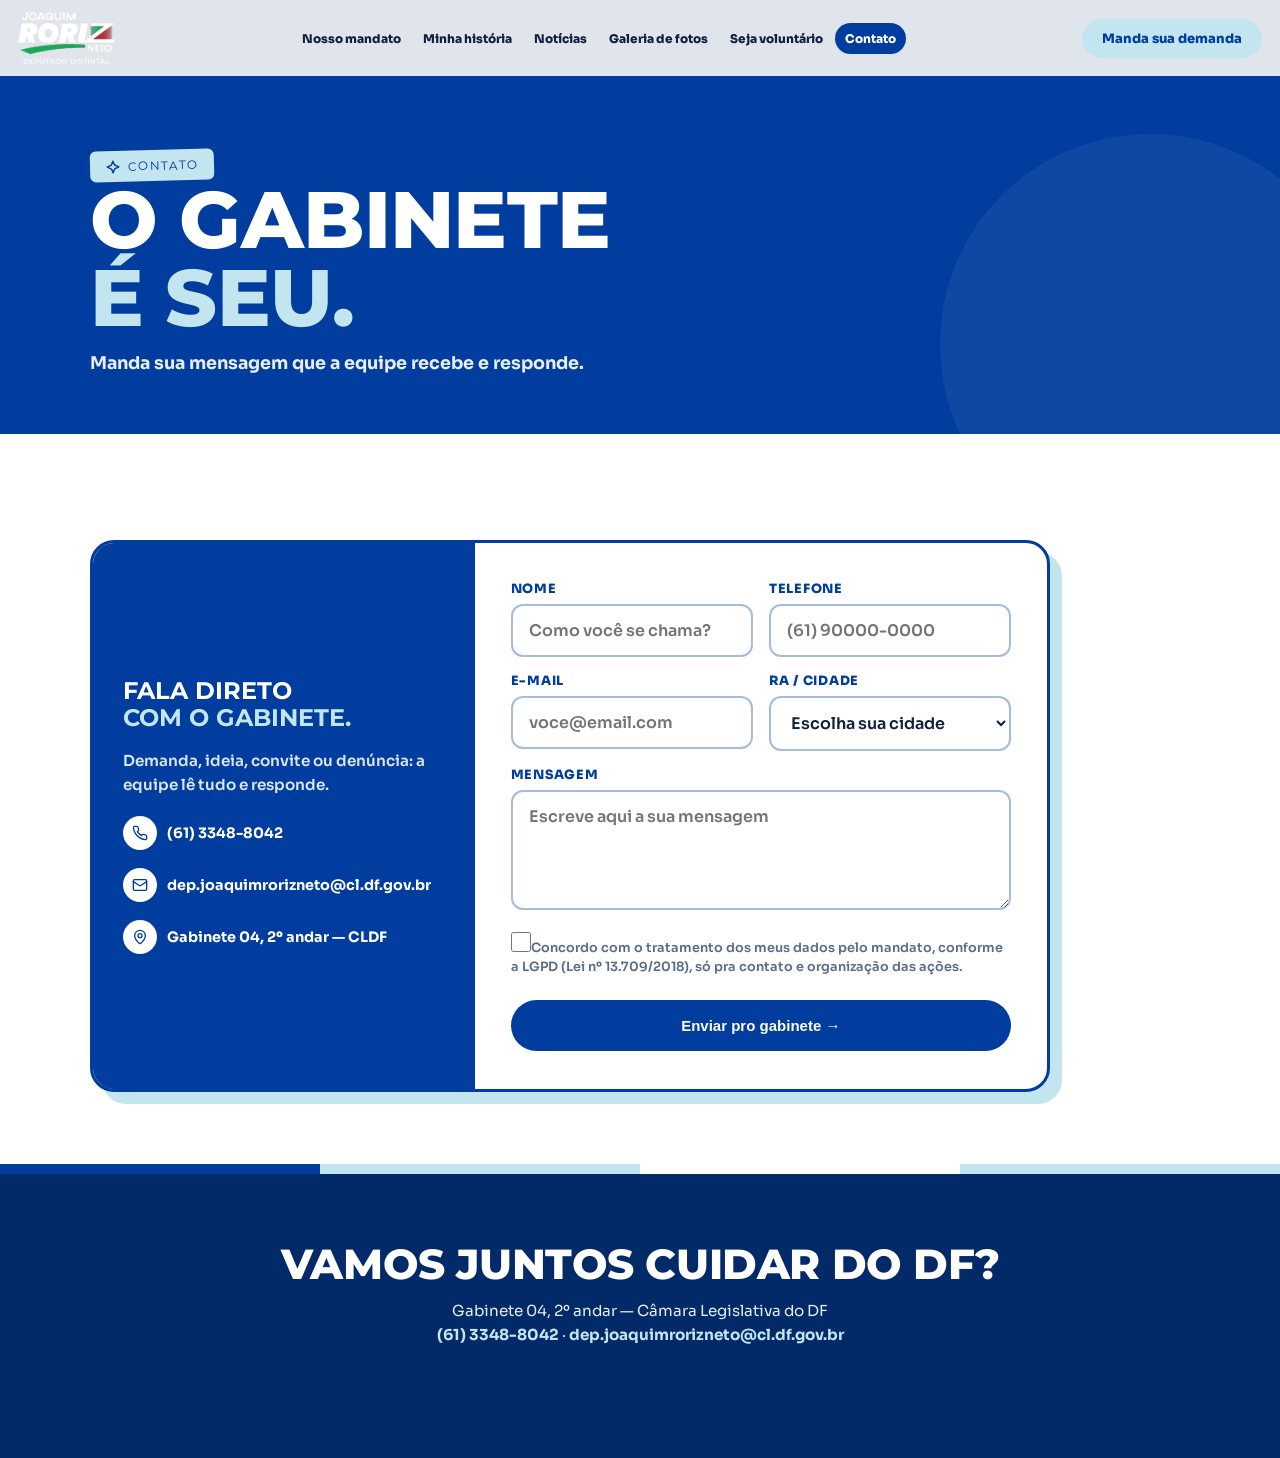
<file: contato/index.html>
<!DOCTYPE html>
<html lang="pt-BR">
<head>
<meta charset="utf-8" />
<meta name="viewport" content="width=device-width, initial-scale=1" />
<title>Contato — Joaquim Roriz Neto</title>
<meta name="description" content="Fale com o gabinete de Joaquim Roriz Neto: demandas, ideias e atendimento à população do DF." />
<link rel="preconnect" href="https://fonts.googleapis.com" />
<link rel="preconnect" href="https://fonts.gstatic.com" crossorigin />
<link href="https://fonts.googleapis.com/css2?family=Montserrat:wght@600;700;800;900&family=Sora:wght@400;500;600;700;800&display=swap" rel="stylesheet" />
<link rel="stylesheet" href="../style.css" />
</head>
<body>

<header>
  <a class="brand" href="../"><img class="hlogo" src="../img/roriz-logo.png" alt="Joaquim Roriz Neto — Deputado Distrital" /></a>
  <nav class="hnav">
    <a href="../mandato/">Nosso mandato</a>
    <a href="../historia/">Minha história</a>
    <a href="../noticias/">Notícias</a>
    <a href="../galeria/">Galeria de fotos</a>
    <a href="../voluntario/">Seja voluntário</a>
    <a class="on" href="../contato/">Contato</a>
  </nav>
  <nav class="hbtns">
    <a class="btn btn-verde" href="../contato/">Manda sua demanda</a>
  </nav>
  <button class="burger" type="button" aria-label="Abrir menu" onclick="document.body.classList.toggle('menu-open')">
    <span></span><span></span><span></span>
  </button>
</header>
<nav class="menu" id="menu">
  <a href="../">Início <em>→</em></a>
  <a href="../mandato/">Nosso mandato <em>→</em></a>
  <a href="../historia/">Minha história <em>→</em></a>
  <a href="../noticias/">Notícias <em>→</em></a>
  <a href="../galeria/">Galeria de fotos <em>→</em></a>
  <a href="../voluntario/">Seja voluntário <em>→</em></a>
  <a class="dest" href="../contato/">Contato <em>→</em></a>
</nav>

<section class="hero-int">
  <div class="wrap">
    <span class="tag">Contato</span>
    <h1 class="display">O gabinete<br /><em>é seu.</em></h1>
    <p class="sub">Manda sua mensagem que a equipe recebe e responde.</p>
  </div>
</section>

<section style="background:#fff">
  <div class="wrap up">
<div class="form-shell">
      <div class="form-side">
        <h3>Fala direto<br /><em>com o gabinete.</em></h3>
        <p>Demanda, ideia, convite ou denúncia: a equipe lê tudo e responde.</p>
        <span class="canal"><b><svg xmlns="http://www.w3.org/2000/svg" width="16" height="16" viewBox="0 0 24 24" fill="none" stroke="#003d9e" stroke-width="2" stroke-linecap="round" stroke-linejoin="round"><path d="M22 16.92v3a2 2 0 0 1-2.18 2 19.79 19.79 0 0 1-8.63-3.07 19.5 19.5 0 0 1-6-6 19.79 19.79 0 0 1-3.07-8.67A2 2 0 0 1 4.11 2h3a2 2 0 0 1 2 1.72 12.84 12.84 0 0 0 .7 2.81 2 2 0 0 1-.45 2.11L8.09 9.91a16 16 0 0 0 6 6l1.27-1.27a2 2 0 0 1 2.11-.45 12.84 12.84 0 0 0 2.81.7A2 2 0 0 1 22 16.92z"/></svg></b>(61) 3348-8042</span>
        <span class="canal"><b><svg xmlns="http://www.w3.org/2000/svg" width="16" height="16" viewBox="0 0 24 24" fill="none" stroke="#003d9e" stroke-width="2" stroke-linecap="round" stroke-linejoin="round"><rect width="20" height="16" x="2" y="4" rx="2"/><path d="m22 7-8.97 5.7a1.94 1.94 0 0 1-2.06 0L2 7"/></svg></b>dep.joaquimrorizneto@cl.df.gov.br</span>
        <span class="canal"><b><svg xmlns="http://www.w3.org/2000/svg" width="16" height="16" viewBox="0 0 24 24" fill="none" stroke="#003d9e" stroke-width="2" stroke-linecap="round" stroke-linejoin="round"><path d="M20 10c0 4.993-5.539 10.193-7.399 11.799a1 1 0 0 1-1.202 0C9.539 20.193 4 14.993 4 10a8 8 0 0 1 16 0"/><circle cx="12" cy="10" r="3"/></svg></b>Gabinete 04, 2º andar — CLDF</span>
      </div>
      <form class="form-grid form-main" id="form">
      <div><label for="f-nome">Nome</label><input id="f-nome" name="nome" required placeholder="Como você se chama?" /></div>
      <div><label for="f-zap">Telefone</label><input id="f-zap" name="zap" required placeholder="(61) 90000-0000" /></div>
      <div><label for="f-email">E-mail</label><input id="f-email" name="email" type="email" required placeholder="voce@email.com" /></div>
      <div><label for="f-cidade">RA / Cidade</label><select id="f-cidade" name="cidade" required>
        <option value="" disabled selected>Escolha sua cidade</option>
        <option>Samambaia</option><option>Ceilândia</option><option>Planaltina</option>
        <option>Santa Maria</option><option>Recanto das Emas</option><option>Gama</option>
        <option>Taguatinga</option><option>Sobradinho</option><option>São Sebastião</option>
        <option>Riacho Fundo</option><option>Guará</option><option>Águas Claras</option>
        <option>Paranoá</option><option>Brazlândia</option><option>Itapoã</option>
        <option>Estrutural</option><option>Vicente Pires</option><option>Plano Piloto</option>
        <option>Outra cidade do DF</option>
      </select></div>
      <div class="full"><label for="f-msg">Mensagem</label><textarea id="f-msg" name="msg" required placeholder="Escreve aqui a sua mensagem"></textarea></div>
      <div class="full"><label class="lgpd"><input type="checkbox" name="lgpd" required />Concordo com o tratamento dos meus dados pelo mandato, conforme a LGPD (Lei nº 13.709/2018), só pra contato e organização das ações.</label></div>
      <div class="full"><button class="btn btn-azul" type="submit" style="font-size:15px;padding:17px">Enviar pro gabinete →</button></div>
    </form></div>
  </div>
</section>

<div class="barrinha"></div>
<footer>
  <p class="display">Vamos juntos cuidar do DF?</p>
  <p>
    Gabinete 04, 2º andar — Câmara Legislativa do DF<br />
    <a href="tel:+556133488042">(61) 3348-8042</a> ·
    <a href="mailto:dep.joaquimrorizneto@cl.df.gov.br">dep.joaquimrorizneto@cl.df.gov.br</a>
  </p>
</footer>

<script>
document.getElementById('form').addEventListener('submit',function(e){
  e.preventDefault();
  var d=new FormData(this);
  var body=['Nome: '+d.get('nome'),'Telefone: '+d.get('zap'),'E-mail: '+d.get('email'),'RA / Cidade: '+d.get('cidade'),'',d.get('msg')].join('\n');
  location.href='mailto:dep.joaquimrorizneto@cl.df.gov.br?subject='+encodeURIComponent('Contato pelo site — '+d.get('cidade'))+'&body='+encodeURIComponent(body);
});
document.querySelectorAll('.menu a').forEach(function(a){a.addEventListener('click',function(){document.body.classList.remove('menu-open')})});
document.documentElement.classList.add('js');
var io=new IntersectionObserver(function(es){es.forEach(function(en){if(en.isIntersecting){en.target.classList.add('in');io.unobserve(en.target)}})},{threshold:.15});
document.querySelectorAll('.up').forEach(function(el){io.observe(el)});
</script>
</body>
</html>
</file>
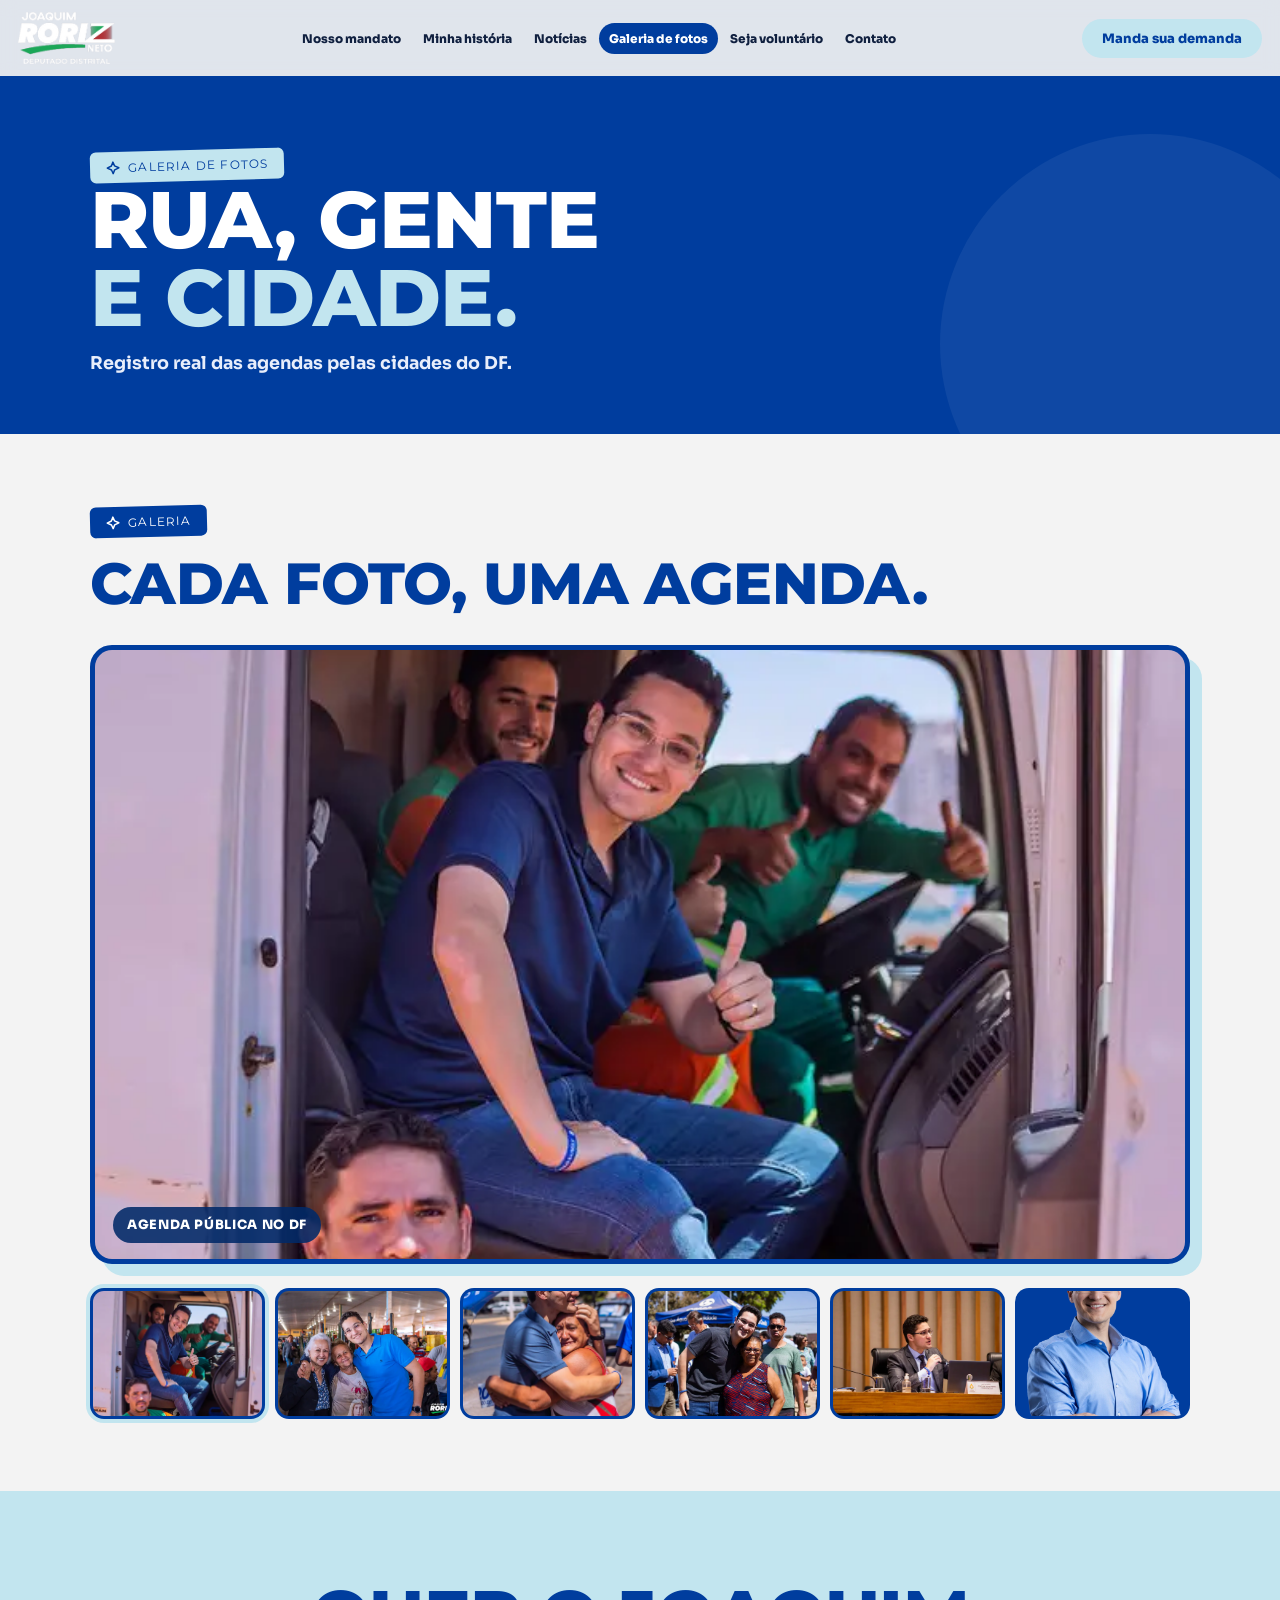
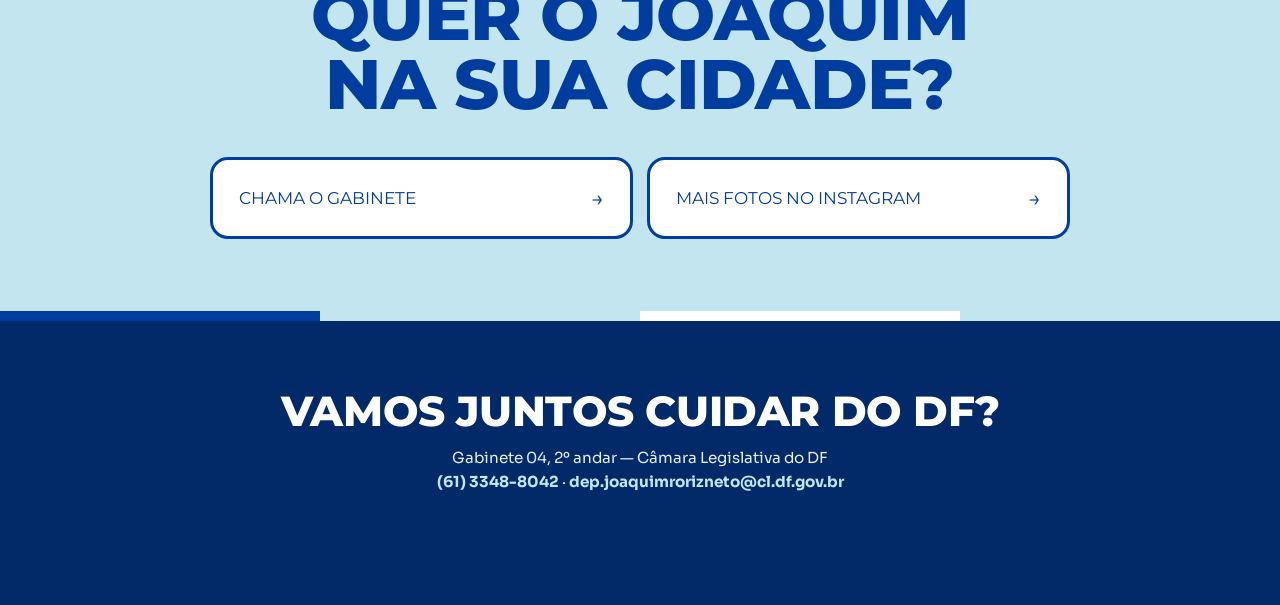
<file: galeria/index.html>
<!DOCTYPE html>
<html lang="pt-BR">
<head>
<meta charset="utf-8" />
<meta name="viewport" content="width=device-width, initial-scale=1" />
<title>Galeria de fotos — Joaquim Roriz Neto</title>
<meta name="description" content="Fotos reais das agendas públicas de Joaquim Roriz Neto pelas cidades do DF." />
<link rel="preconnect" href="https://fonts.googleapis.com" />
<link rel="preconnect" href="https://fonts.gstatic.com" crossorigin />
<link href="https://fonts.googleapis.com/css2?family=Montserrat:wght@600;700;800;900&family=Sora:wght@400;500;600;700;800&display=swap" rel="stylesheet" />
<link rel="stylesheet" href="../style.css" />
</head>
<body>

<header>
  <a class="brand" href="../"><img class="hlogo" src="../img/roriz-logo.png" alt="Joaquim Roriz Neto — Deputado Distrital" /></a>
  <nav class="hnav">
    <a href="../mandato/">Nosso mandato</a>
    <a href="../historia/">Minha história</a>
    <a href="../noticias/">Notícias</a>
    <a class="on" href="../galeria/">Galeria de fotos</a>
    <a href="../voluntario/">Seja voluntário</a>
    <a href="../contato/">Contato</a>
  </nav>
  <nav class="hbtns">
    <a class="btn btn-verde" href="../contato/">Manda sua demanda</a>
  </nav>
  <button class="burger" type="button" aria-label="Abrir menu" onclick="document.body.classList.toggle('menu-open')">
    <span></span><span></span><span></span>
  </button>
</header>
<nav class="menu" id="menu">
  <a href="../">Início <em>→</em></a>
  <a href="../mandato/">Nosso mandato <em>→</em></a>
  <a href="../historia/">Minha história <em>→</em></a>
  <a href="../noticias/">Notícias <em>→</em></a>
  <a href="../galeria/">Galeria de fotos <em>→</em></a>
  <a href="../voluntario/">Seja voluntário <em>→</em></a>
  <a class="dest" href="../contato/">Contato <em>→</em></a>
</nav>

<section class="hero-int">
  <div class="wrap">
    <span class="tag">Galeria de fotos</span>
    <h1 class="display">Rua, gente<br /><em>e cidade.</em></h1>
    <p class="sub">Registro real das agendas pelas cidades do DF.</p>
  </div>
</section>

<section>
  <div class="wrap up">
    <span class="tag">Galeria</span>
    <h2 class="display">Cada foto, uma agenda.</h2>
    <div class="gallery-viewer" aria-label="Galeria de fotos">
      <figure class="gallery-main">
        <img id="gallery-main-img" src="../img/action-1.webp" alt="Agenda pública no DF" />
        <figcaption id="gallery-main-caption">Agenda pública no DF</figcaption>
      </figure>
      <div class="gallery-thumbs" aria-label="Selecionar foto">
        <button class="gallery-thumb is-active" type="button" data-src="../img/action-1.webp" data-alt="Agenda pública no DF"><img src="../img/action-1.webp" alt="" aria-hidden="true" /></button>
        <button class="gallery-thumb" type="button" data-src="../img/action-2.webp" data-alt="Joaquim com a população"><img src="../img/action-2.webp" alt="" aria-hidden="true" /></button>
        <button class="gallery-thumb" type="button" data-src="../img/action-3.webp" data-alt="Agenda pública no DF"><img src="../img/action-3.webp" alt="" aria-hidden="true" /></button>
        <button class="gallery-thumb" type="button" data-src="../img/action-4.webp" data-alt="Agenda pública no DF"><img src="../img/action-4.webp" alt="" aria-hidden="true" /></button>
        <button class="gallery-thumb" type="button" data-src="../img/action-5.webp" data-alt="Agenda pública no DF"><img src="../img/action-5.webp" alt="" aria-hidden="true" /></button>
        <button class="gallery-thumb" type="button" data-src="../img/official.webp" data-alt="Joaquim Roriz Neto" data-position="top"><img src="../img/official.webp" alt="" aria-hidden="true" /></button>
      </div>
    </div>
  </div>
</section>

<section class="blocao">
  <div class="wrap up">
    <h2 class="display">Quer o Joaquim<br />na sua cidade?</h2>
    <div class="big-grid">
      <a class="big-btn" href="../contato/">Chama o gabinete <span class="seta">→</span></a>
      <a class="big-btn" href="https://www.instagram.com/joaquimrorizneto/" target="_blank" rel="noreferrer">Mais fotos no Instagram <span class="seta">→</span></a>
    </div>
  </div>
</section>

<div class="barrinha"></div>
<footer>
  <p class="display">Vamos juntos cuidar do DF?</p>
  <p>
    Gabinete 04, 2º andar — Câmara Legislativa do DF<br />
    <a href="tel:+556133488042">(61) 3348-8042</a> ·
    <a href="mailto:dep.joaquimrorizneto@cl.df.gov.br">dep.joaquimrorizneto@cl.df.gov.br</a>
  </p>
</footer>

<script>
document.querySelectorAll('.menu a').forEach(function(a){a.addEventListener('click',function(){document.body.classList.remove('menu-open')})});
document.documentElement.classList.add('js');
var io=new IntersectionObserver(function(es){es.forEach(function(en){if(en.isIntersecting){en.target.classList.add('in');io.unobserve(en.target)}})},{threshold:.15});
document.querySelectorAll('.up').forEach(function(el){io.observe(el)});
var mainImg=document.getElementById('gallery-main-img');
var caption=document.getElementById('gallery-main-caption');
document.querySelectorAll('.gallery-thumb').forEach(function(btn){
  btn.addEventListener('click',function(){
    document.querySelectorAll('.gallery-thumb').forEach(function(item){item.classList.remove('is-active')});
    btn.classList.add('is-active');
    mainImg.src=btn.dataset.src;
    mainImg.alt=btn.dataset.alt;
    mainImg.style.objectPosition=btn.dataset.position||'center';
    caption.textContent=btn.dataset.alt;
  });
});
</script>
</body>
</html>
</file>
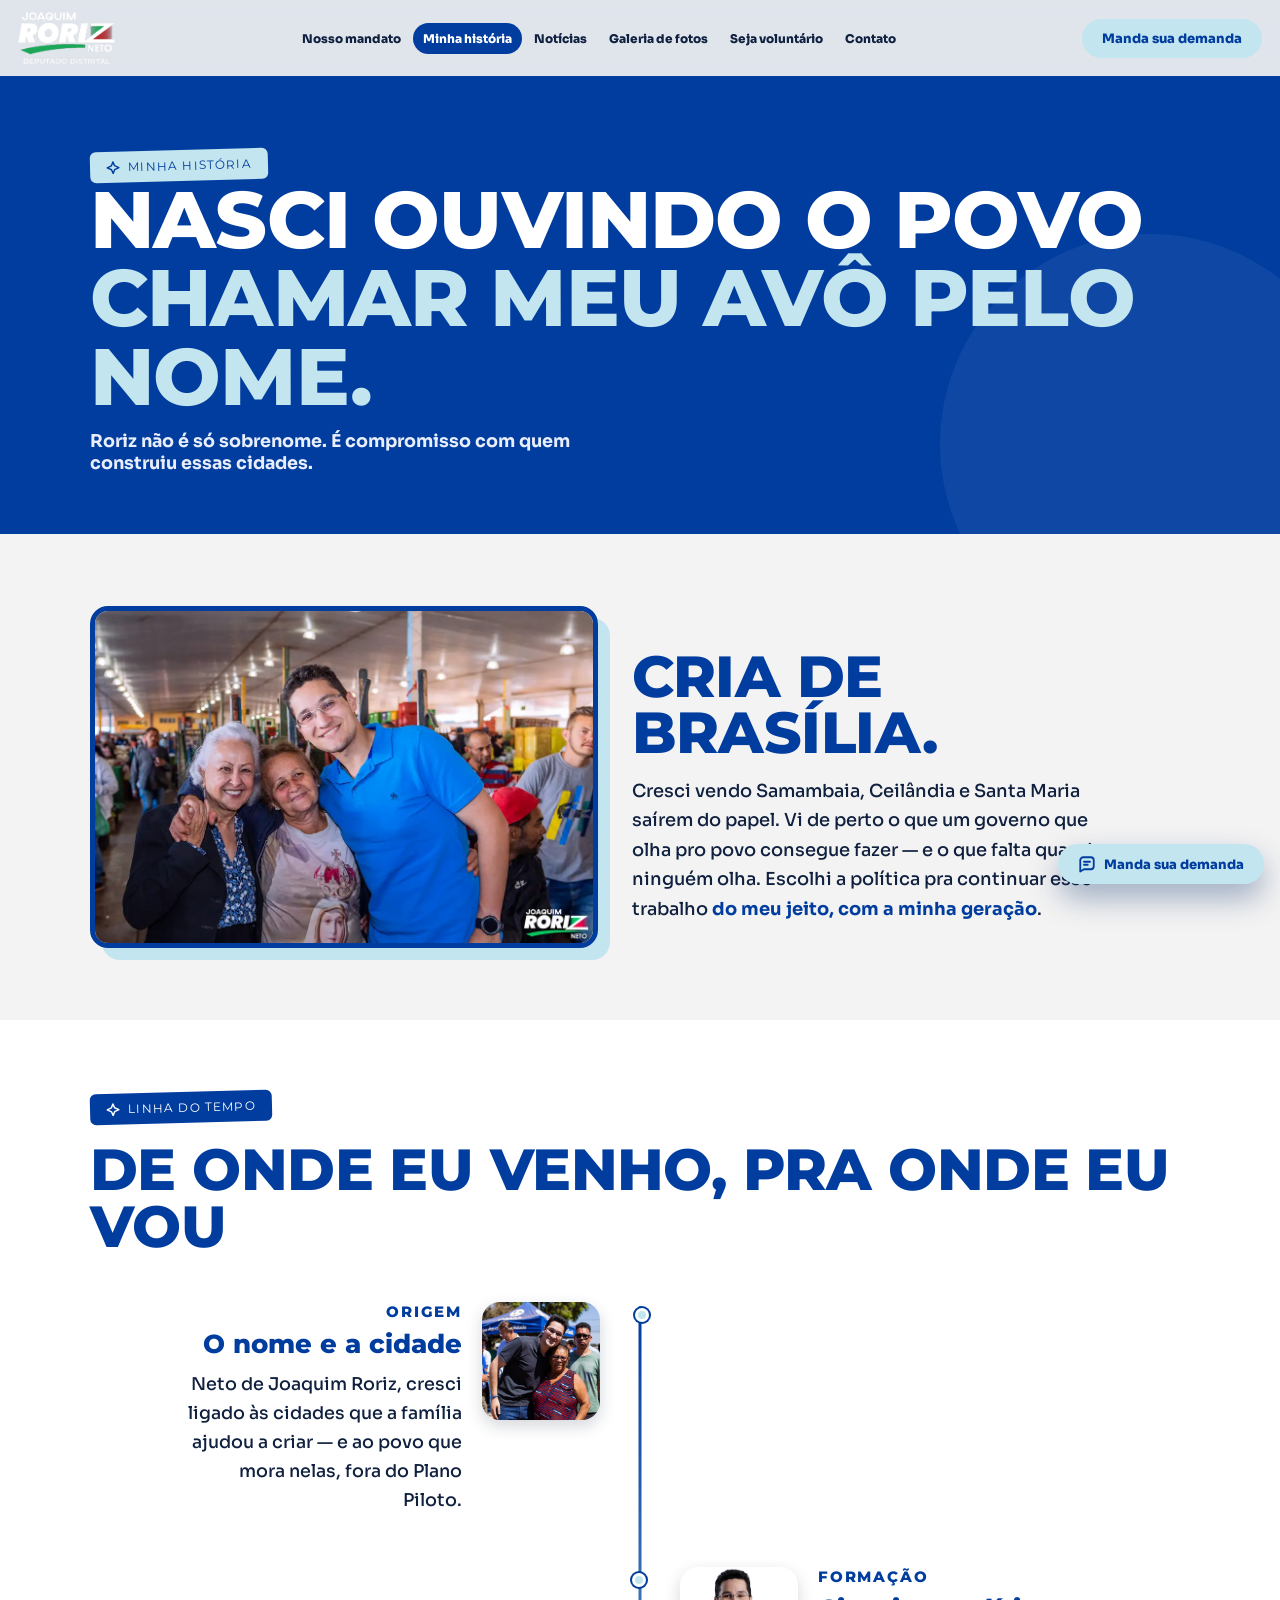
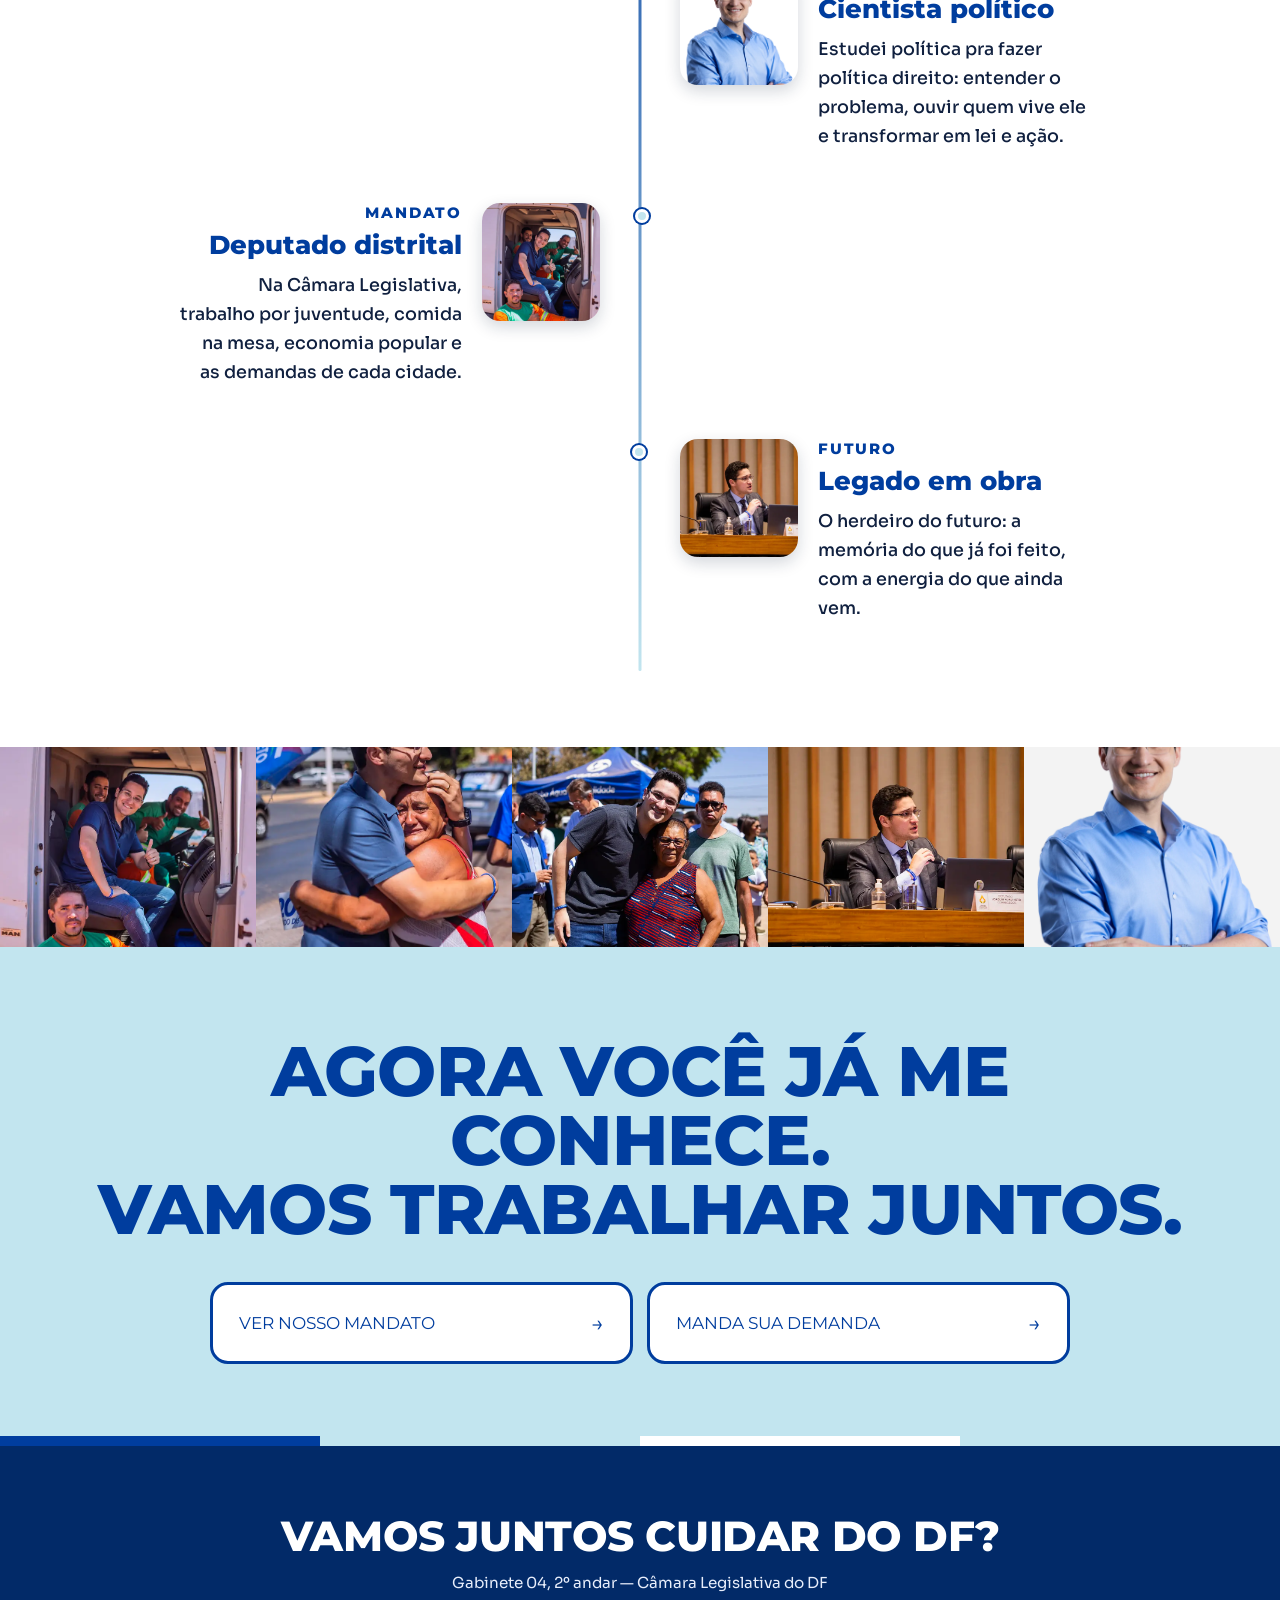
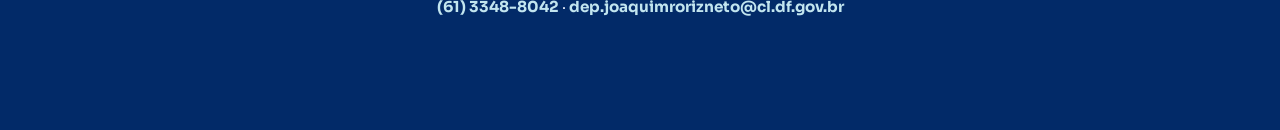
<file: historia/index.html>
<!DOCTYPE html>
<html lang="pt-BR">
<head>
<meta charset="utf-8" />
<meta name="viewport" content="width=device-width, initial-scale=1" />
<title>Minha história — Joaquim Roriz Neto</title>
<meta name="description" content="A história de Joaquim Roriz Neto: cria de Brasília, neto do Roriz, deputado distrital do DF." />
<link rel="preconnect" href="https://fonts.googleapis.com" />
<link rel="preconnect" href="https://fonts.gstatic.com" crossorigin />
<link href="https://fonts.googleapis.com/css2?family=Montserrat:wght@600;700;800;900&family=Sora:wght@400;500;600;700;800&display=swap" rel="stylesheet" />
<link rel="stylesheet" href="../style.css" />
</head>
<body>

<header>
  <a class="brand" href="../"><img class="hlogo" src="../img/roriz-logo.png" alt="Joaquim Roriz Neto — Deputado Distrital" /></a>
  <nav class="hnav">
    <a href="../mandato/">Nosso mandato</a>
    <a class="on" href="../historia/">Minha história</a>
    <a href="../noticias/">Notícias</a>
    <a href="../galeria/">Galeria de fotos</a>
    <a href="../voluntario/">Seja voluntário</a>
    <a href="../contato/">Contato</a>
  </nav>
  <nav class="hbtns">
    <a class="btn btn-verde" href="../#demanda">Manda sua demanda</a>
  </nav>
  <button class="burger" type="button" aria-label="Abrir menu" onclick="document.body.classList.toggle('menu-open')">
    <span></span><span></span><span></span>
  </button>
</header>
<nav class="menu" id="menu">
  <a href="../">Início <em>→</em></a>
  <a href="../mandato/">Nosso mandato <em>→</em></a>
  <a href="../historia/">Minha história <em>→</em></a>
  <a href="../noticias/">Notícias <em>→</em></a>
  <a href="../galeria/">Galeria de fotos <em>→</em></a>
  <a href="../voluntario/">Seja voluntário <em>→</em></a>
  <a class="dest" href="../contato/">Contato <em>→</em></a>
</nav>


<section class="hero-int">
  <div class="wrap">
    <span class="tag">Minha história</span>
    <h1 class="display">Nasci ouvindo o povo<br /><em>chamar meu avô pelo nome.</em></h1>
    <p class="sub">Roriz não é só sobrenome. É compromisso com quem construiu essas cidades.</p>
  </div>
</section>

<section class="historia">
  <div class="wrap">
    <img class="up" src="../img/action-2.webp" alt="Joaquim com a população" />
    <div class="up">
      <h2 class="display">Cria de Brasília.</h2>
      <p>Cresci vendo Samambaia, Ceilândia e Santa Maria saírem do papel. Vi de perto o que um governo que olha pro povo consegue fazer — e o que falta quando ninguém olha. Escolhi a política pra continuar esse trabalho <strong>do meu jeito, com a minha geração</strong>.</p>
    </div>
  </div>
</section>

<section style="background:#fff">
  <div class="wrap up">
    <span class="tag">Linha do tempo</span>
    <h2 class="display">De onde eu venho, pra onde eu vou</h2>
    <div class="tl3">
      <div class="tl3-item from-l">
        <span class="tl3-dot"></span>
        <img class="tl3-foto" src="../img/action-4.webp" alt="Joaquim nas cidades do DF" loading="lazy" />
        <div class="tl3-body">
          <span class="ano">Origem</span>
          <h3>O nome e a cidade</h3>
          <p>Neto de Joaquim Roriz, cresci ligado às cidades que a família ajudou a criar — e ao povo que mora nelas, fora do Plano Piloto.</p>
        </div>
      </div>
      <div class="tl3-item from-r">
        <span class="tl3-dot"></span>
        <img class="tl3-foto" src="../img/official.webp" alt="Joaquim Roriz Neto" loading="lazy" style="object-position:top" />
        <div class="tl3-body">
          <span class="ano">Formação</span>
          <h3>Cientista político</h3>
          <p>Estudei política pra fazer política direito: entender o problema, ouvir quem vive ele e transformar em lei e ação.</p>
        </div>
      </div>
      <div class="tl3-item from-l">
        <span class="tl3-dot"></span>
        <img class="tl3-foto" src="../img/action-1.webp" alt="Joaquim em agenda pública" loading="lazy" />
        <div class="tl3-body">
          <span class="ano">Mandato</span>
          <h3>Deputado distrital</h3>
          <p>Na Câmara Legislativa, trabalho por juventude, comida na mesa, economia popular e as demandas de cada cidade.</p>
        </div>
      </div>
      <div class="tl3-item from-r">
        <span class="tl3-dot"></span>
        <img class="tl3-foto" src="../img/action-5.webp" alt="Joaquim com a comunidade" loading="lazy" />
        <div class="tl3-body">
          <span class="ano">Futuro</span>
          <h3>Legado em obra</h3>
          <p>O herdeiro do futuro: a memória do que já foi feito, com a energia do que ainda vem.</p>
        </div>
      </div>
    </div>
  </div>
</section>

<section class="fotos">
  <div class="strip">
    <img src="../img/action-1.webp" alt="Agenda pública" loading="lazy" />
    <img src="../img/action-3.webp" alt="Agenda pública" loading="lazy" />
    <img src="../img/action-4.webp" alt="Agenda pública" loading="lazy" />
    <img src="../img/action-5.webp" alt="Agenda pública" loading="lazy" />
    <img src="../img/official.webp" alt="Joaquim Roriz Neto" loading="lazy" />
  </div>
</section>

<section class="blocao">
  <div class="wrap up">
    <h2 class="display">Agora você já me conhece.<br />Vamos trabalhar juntos.</h2>
    <div class="big-grid">
      <a class="big-btn" href="../mandato/">Ver nosso mandato <span class="seta">→</span></a>
      <a class="big-btn" href="../#demanda">Manda sua demanda <span class="seta">→</span></a>
    </div>
  </div>
</section>

<div class="barrinha"></div>
<footer>
  <p class="display">Vamos juntos cuidar do DF?</p>
  <p>
    Gabinete 04, 2º andar — Câmara Legislativa do DF<br />
    <a href="tel:+556133488042">(61) 3348-8042</a> ·
    <a href="mailto:dep.joaquimrorizneto@cl.df.gov.br">dep.joaquimrorizneto@cl.df.gov.br</a>
  </p>
</footer>

<a class="btn btn-verde float" href="../#demanda"><svg viewBox="0 0 24 24" aria-hidden="true"><path d="M21 15a4 4 0 0 1-4 4H8l-5 3V7a4 4 0 0 1 4-4h10a4 4 0 0 1 4 4z"/><path d="M8 9h8"/><path d="M8 13h5"/></svg>Manda sua demanda</a>

<script>
document.querySelectorAll('.menu a').forEach(function(a){a.addEventListener('click',function(){document.body.classList.remove('menu-open')})});
document.documentElement.classList.add('js');
var io=new IntersectionObserver(function(es){es.forEach(function(en){if(en.isIntersecting){en.target.classList.add('in');io.unobserve(en.target)}})},{threshold:.15});
document.querySelectorAll('.up,.from-l,.from-r').forEach(function(el){io.observe(el)});
</script>
</body>
</html>
</file>
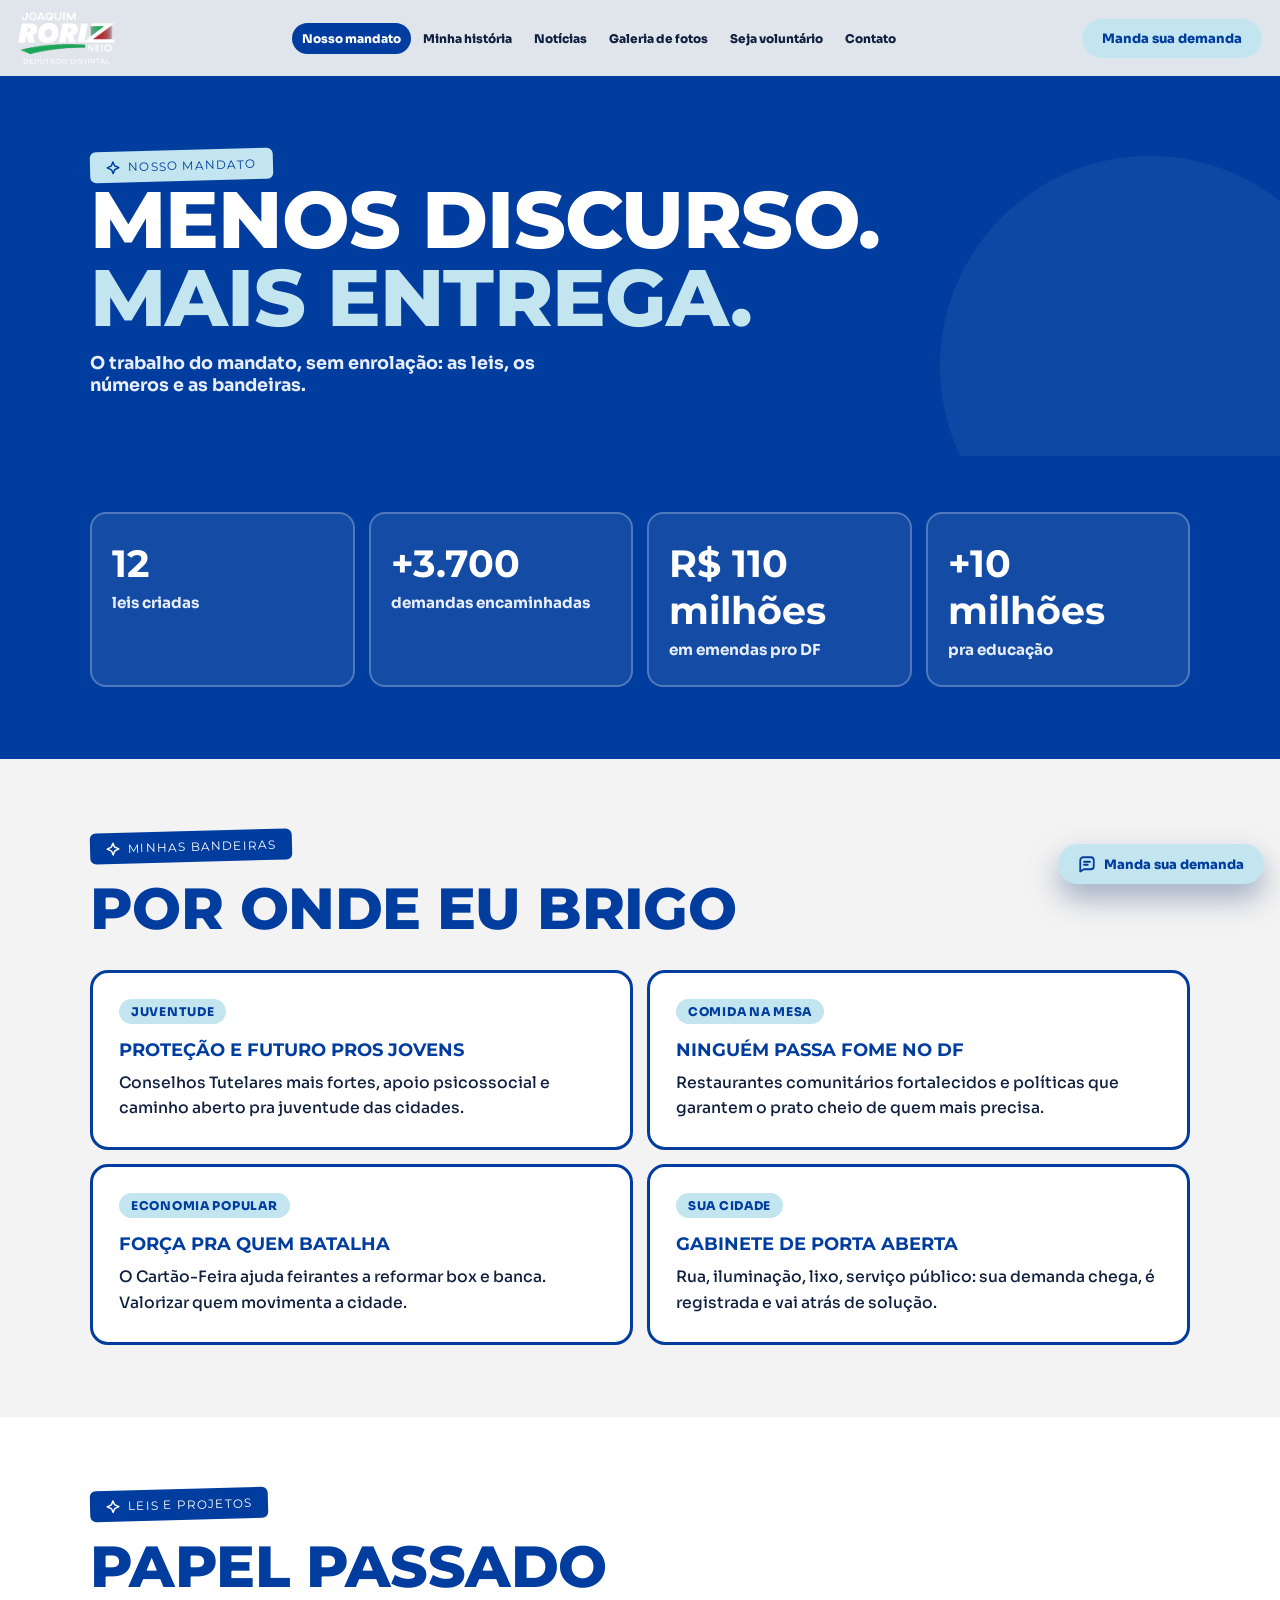
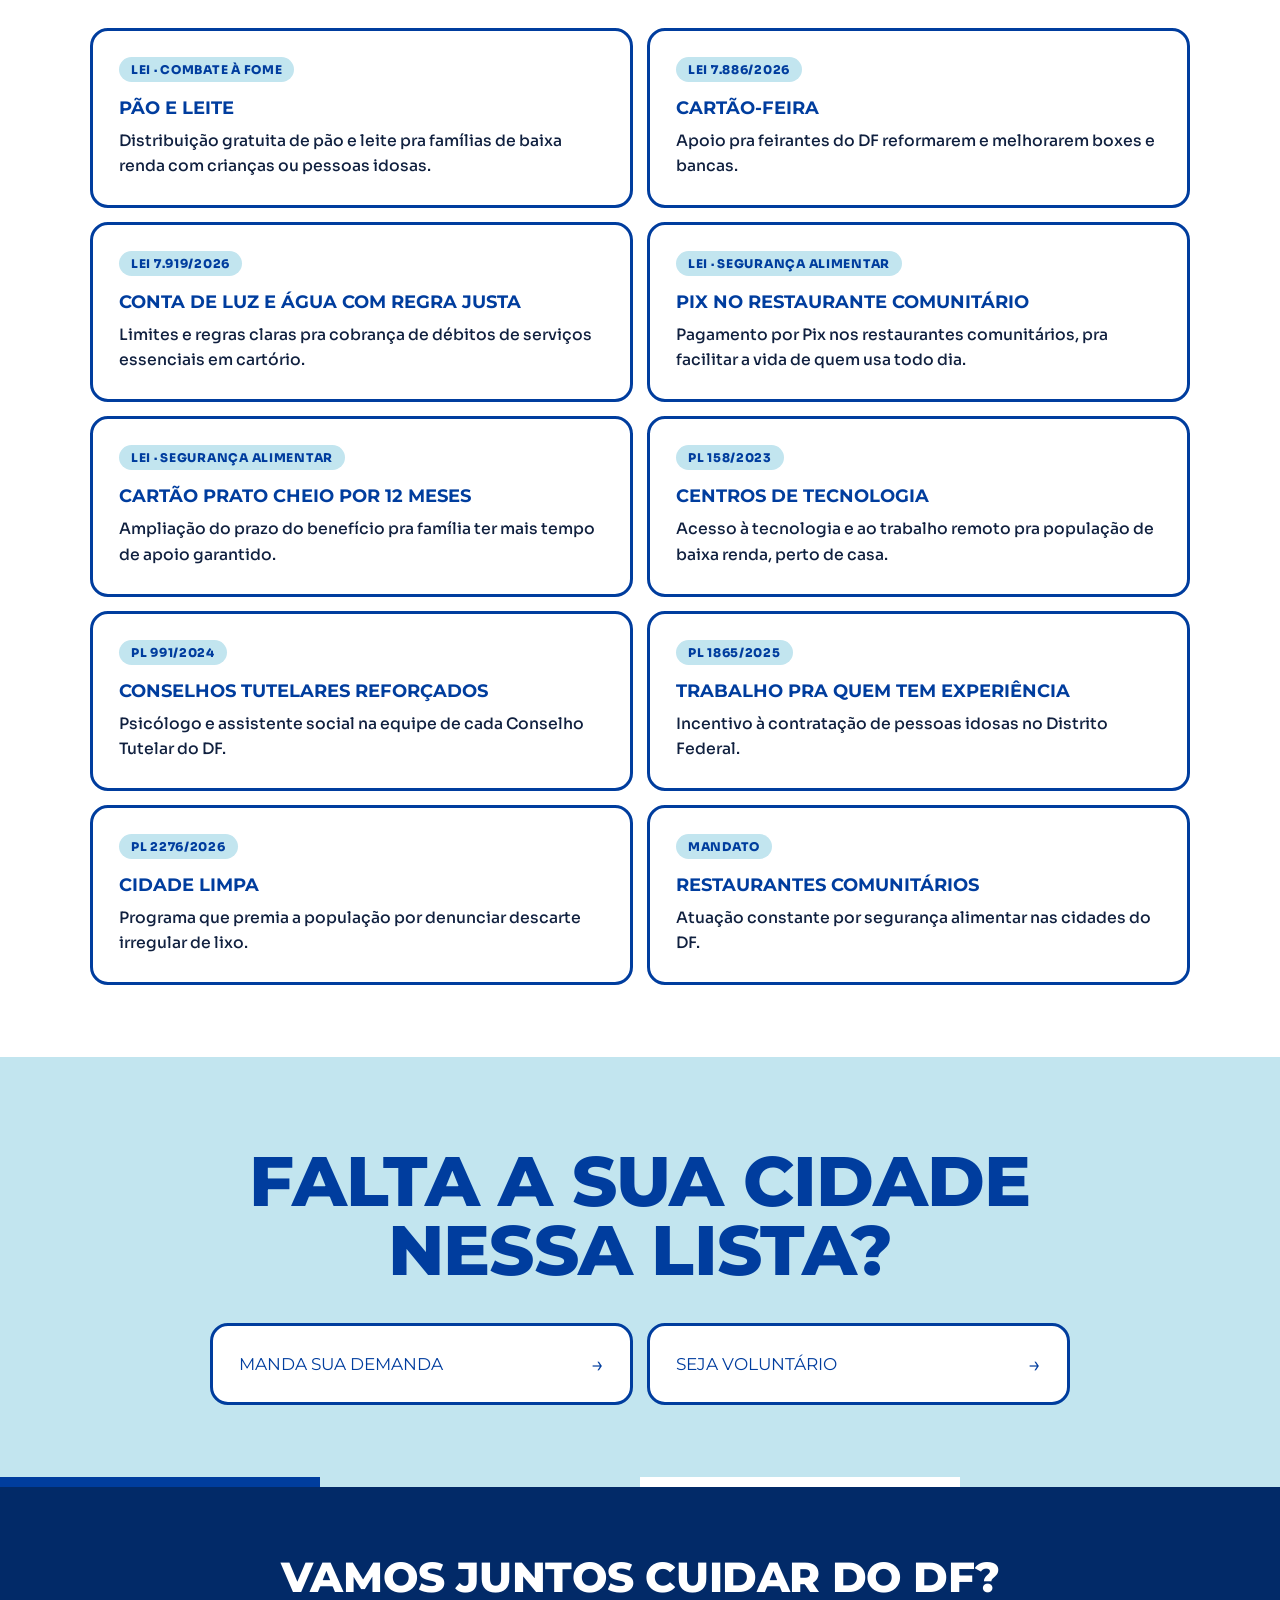
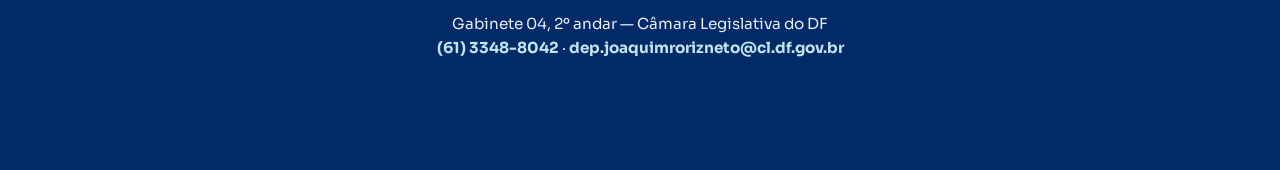
<file: mandato/index.html>
<!DOCTYPE html>
<html lang="pt-BR">
<head>
<meta charset="utf-8" />
<meta name="viewport" content="width=device-width, initial-scale=1" />
<title>O que já fiz — Joaquim Roriz Neto</title>
<meta name="description" content="Leis, projetos e trabalho de Joaquim Roriz Neto pelo DF: juventude, comida na mesa, economia popular e as demandas das cidades." />
<link rel="preconnect" href="https://fonts.googleapis.com" />
<link rel="preconnect" href="https://fonts.gstatic.com" crossorigin />
<link href="https://fonts.googleapis.com/css2?family=Montserrat:wght@600;700;800;900&family=Sora:wght@400;500;600;700;800&display=swap" rel="stylesheet" />
<link rel="stylesheet" href="../style.css" />
</head>
<body>

<header>
  <a class="brand" href="../"><img class="hlogo" src="../img/roriz-logo.png" alt="Joaquim Roriz Neto — Deputado Distrital" /></a>
  <nav class="hnav">
    <a class="on" href="../mandato/">Nosso mandato</a>
    <a href="../historia/">Minha história</a>
    <a href="../noticias/">Notícias</a>
    <a href="../galeria/">Galeria de fotos</a>
    <a href="../voluntario/">Seja voluntário</a>
    <a href="../contato/">Contato</a>
  </nav>
  <nav class="hbtns">
    <a class="btn btn-verde" href="../#demanda">Manda sua demanda</a>
  </nav>
  <button class="burger" type="button" aria-label="Abrir menu" onclick="document.body.classList.toggle('menu-open')">
    <span></span><span></span><span></span>
  </button>
</header>
<nav class="menu" id="menu">
  <a href="../">Início <em>→</em></a>
  <a href="../mandato/">Nosso mandato <em>→</em></a>
  <a href="../historia/">Minha história <em>→</em></a>
  <a href="../noticias/">Notícias <em>→</em></a>
  <a href="../galeria/">Galeria de fotos <em>→</em></a>
  <a href="../voluntario/">Seja voluntário <em>→</em></a>
  <a class="dest" href="../contato/">Contato <em>→</em></a>
</nav>


<section class="hero-int">
  <div class="wrap">
    <span class="tag">Nosso mandato</span>
    <h1 class="display">Menos discurso.<br /><em>Mais entrega.</em></h1>
    <p class="sub">O trabalho do mandato, sem enrolação: as leis, os números e as bandeiras.</p>
  </div>
</section>

<section class="numeros" style="padding-top:56px">
  <div class="wrap up">
    <div class="grid-num" style="margin-top:0">
      <div class="card-num"><b>12</b><small>leis criadas</small></div>
      <div class="card-num"><b>+3.700</b><small>demandas encaminhadas</small></div>
      <div class="card-num"><b>R$ 110 milhões</b><small>em emendas pro DF</small></div>
      <div class="card-num"><b>+10 milhões</b><small>pra educação</small></div>
    </div>
  </div>
</section>

<section>
  <div class="wrap up">
    <span class="tag">Minhas bandeiras</span>
    <h2 class="display">Por onde eu brigo</h2>
    <div class="cards">
      <div class="card">
        <span class="mini">Juventude</span>
        <h3>Proteção e futuro pros jovens</h3>
        <p>Conselhos Tutelares mais fortes, apoio psicossocial e caminho aberto pra juventude das cidades.</p>
      </div>
      <div class="card">
        <span class="mini">Comida na mesa</span>
        <h3>Ninguém passa fome no DF</h3>
        <p>Restaurantes comunitários fortalecidos e políticas que garantem o prato cheio de quem mais precisa.</p>
      </div>
      <div class="card">
        <span class="mini">Economia popular</span>
        <h3>Força pra quem batalha</h3>
        <p>O Cartão-Feira ajuda feirantes a reformar box e banca. Valorizar quem movimenta a cidade.</p>
      </div>
      <div class="card">
        <span class="mini">Sua cidade</span>
        <h3>Gabinete de porta aberta</h3>
        <p>Rua, iluminação, lixo, serviço público: sua demanda chega, é registrada e vai atrás de solução.</p>
      </div>
    </div>
  </div>
</section>

<section style="background:#fff">
  <div class="wrap up">
    <span class="tag">Leis e projetos</span>
    <h2 class="display">Papel passado</h2>
    <div class="cards">
      <div class="card">
        <span class="mini">Lei · Combate à fome</span>
        <h3>Pão e Leite</h3>
        <p>Distribuição gratuita de pão e leite pra famílias de baixa renda com crianças ou pessoas idosas.</p>
      </div>
      <div class="card">
        <span class="mini">Lei 7.886/2026</span>
        <h3>Cartão-Feira</h3>
        <p>Apoio pra feirantes do DF reformarem e melhorarem boxes e bancas.</p>
      </div>
      <div class="card">
        <span class="mini">Lei 7.919/2026</span>
        <h3>Conta de luz e água com regra justa</h3>
        <p>Limites e regras claras pra cobrança de débitos de serviços essenciais em cartório.</p>
      </div>
      <div class="card">
        <span class="mini">Lei · Segurança alimentar</span>
        <h3>Pix no restaurante comunitário</h3>
        <p>Pagamento por Pix nos restaurantes comunitários, pra facilitar a vida de quem usa todo dia.</p>
      </div>
      <div class="card">
        <span class="mini">Lei · Segurança alimentar</span>
        <h3>Cartão Prato Cheio por 12 meses</h3>
        <p>Ampliação do prazo do benefício pra família ter mais tempo de apoio garantido.</p>
      </div>
      <div class="card">
        <span class="mini">PL 158/2023</span>
        <h3>Centros de Tecnologia</h3>
        <p>Acesso à tecnologia e ao trabalho remoto pra população de baixa renda, perto de casa.</p>
      </div>
      <div class="card">
        <span class="mini">PL 991/2024</span>
        <h3>Conselhos Tutelares reforçados</h3>
        <p>Psicólogo e assistente social na equipe de cada Conselho Tutelar do DF.</p>
      </div>
      <div class="card">
        <span class="mini">PL 1865/2025</span>
        <h3>Trabalho pra quem tem experiência</h3>
        <p>Incentivo à contratação de pessoas idosas no Distrito Federal.</p>
      </div>
      <div class="card">
        <span class="mini">PL 2276/2026</span>
        <h3>Cidade limpa</h3>
        <p>Programa que premia a população por denunciar descarte irregular de lixo.</p>
      </div>
      <div class="card">
        <span class="mini">Mandato</span>
        <h3>Restaurantes comunitários</h3>
        <p>Atuação constante por segurança alimentar nas cidades do DF.</p>
      </div>
    </div>
  </div>
</section>

<section class="blocao">
  <div class="wrap up">
    <h2 class="display">Falta a sua cidade<br />nessa lista?</h2>
    <div class="big-grid">
      <a class="big-btn" href="../#demanda">Manda sua demanda <span class="seta">→</span></a>
      <a class="big-btn" href="../voluntario/">Seja voluntário <span class="seta">→</span></a>
    </div>
  </div>
</section>

<div class="barrinha"></div>
<footer>
  <p class="display">Vamos juntos cuidar do DF?</p>
  <p>
    Gabinete 04, 2º andar — Câmara Legislativa do DF<br />
    <a href="tel:+556133488042">(61) 3348-8042</a> ·
    <a href="mailto:dep.joaquimrorizneto@cl.df.gov.br">dep.joaquimrorizneto@cl.df.gov.br</a>
  </p>
</footer>

<a class="btn btn-verde float" href="../#demanda"><svg viewBox="0 0 24 24" aria-hidden="true"><path d="M21 15a4 4 0 0 1-4 4H8l-5 3V7a4 4 0 0 1 4-4h10a4 4 0 0 1 4 4z"/><path d="M8 9h8"/><path d="M8 13h5"/></svg>Manda sua demanda</a>

<script>
document.querySelectorAll('.menu a').forEach(function(a){a.addEventListener('click',function(){document.body.classList.remove('menu-open')})});
document.documentElement.classList.add('js');
var io=new IntersectionObserver(function(es){es.forEach(function(en){if(en.isIntersecting){en.target.classList.add('in');io.unobserve(en.target)}})},{threshold:.15});
document.querySelectorAll('.up').forEach(function(el){io.observe(el)});
</script>
</body>
</html>
</file>
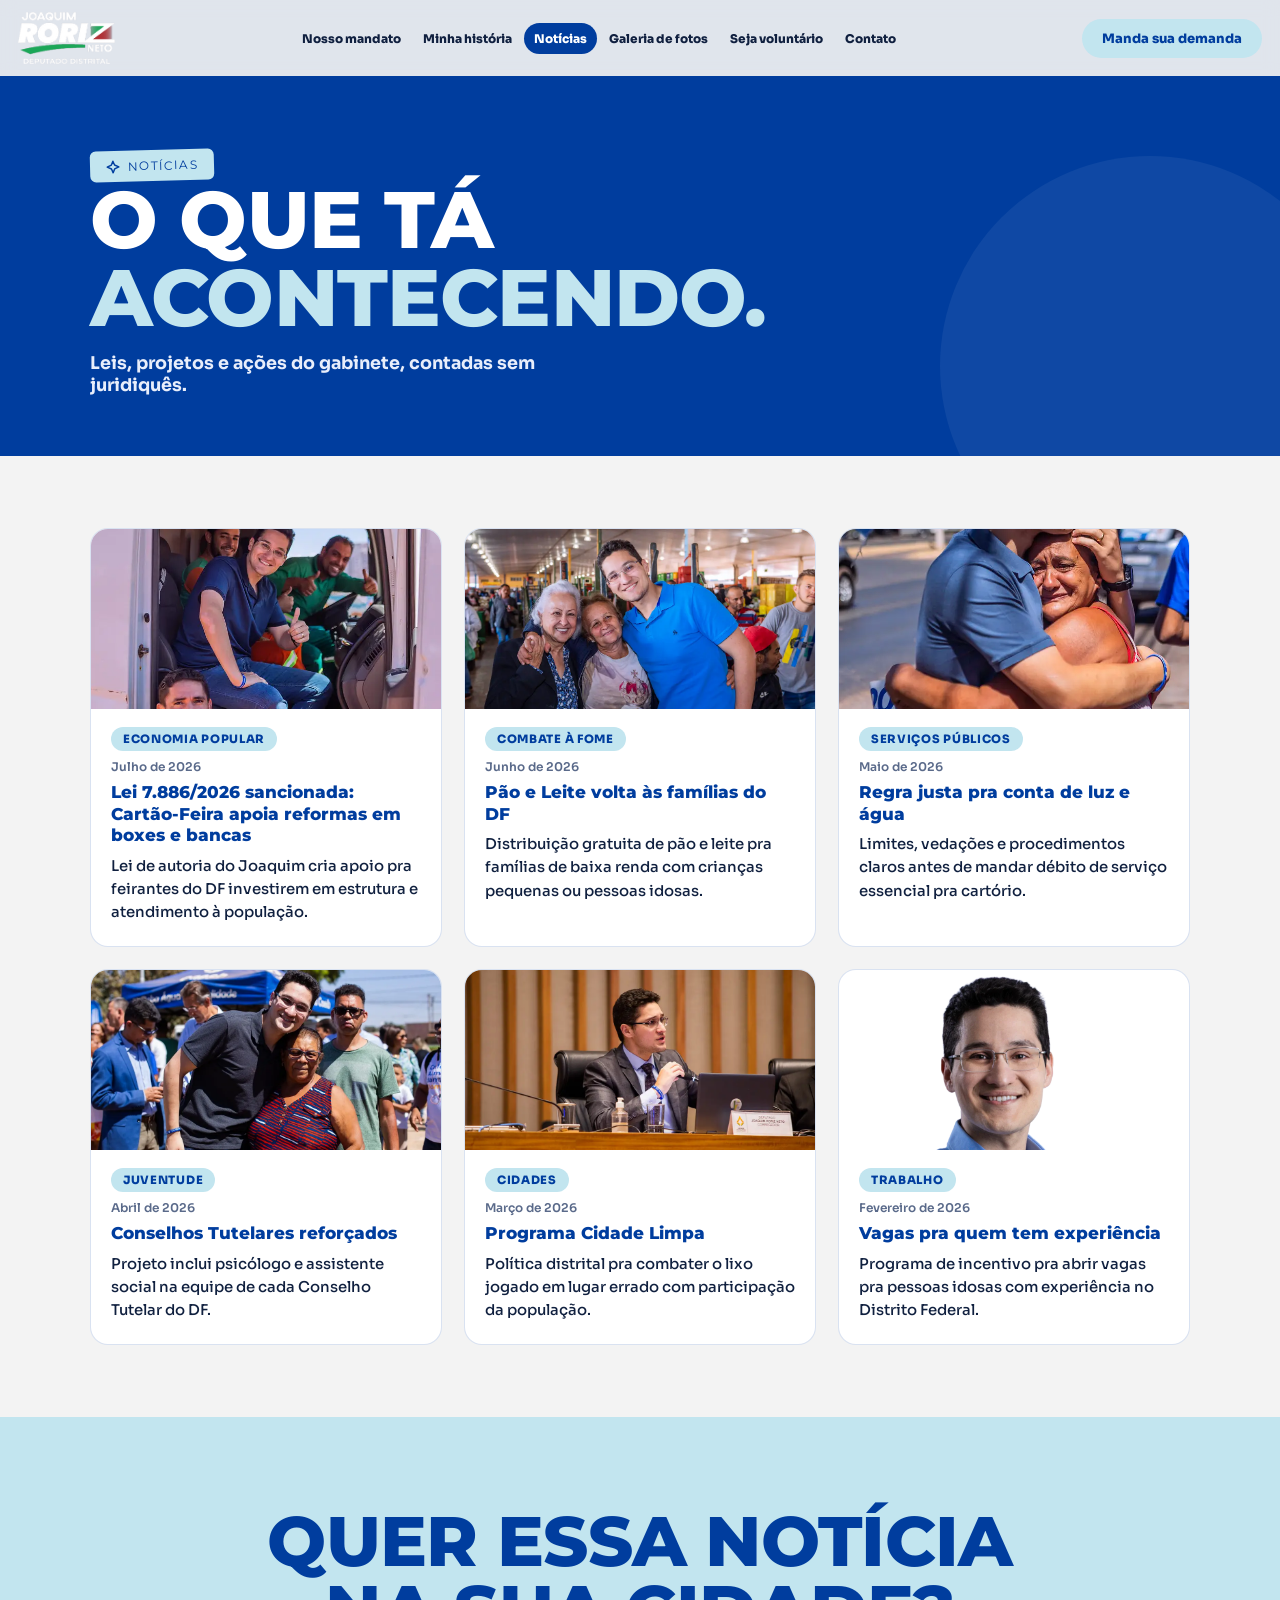
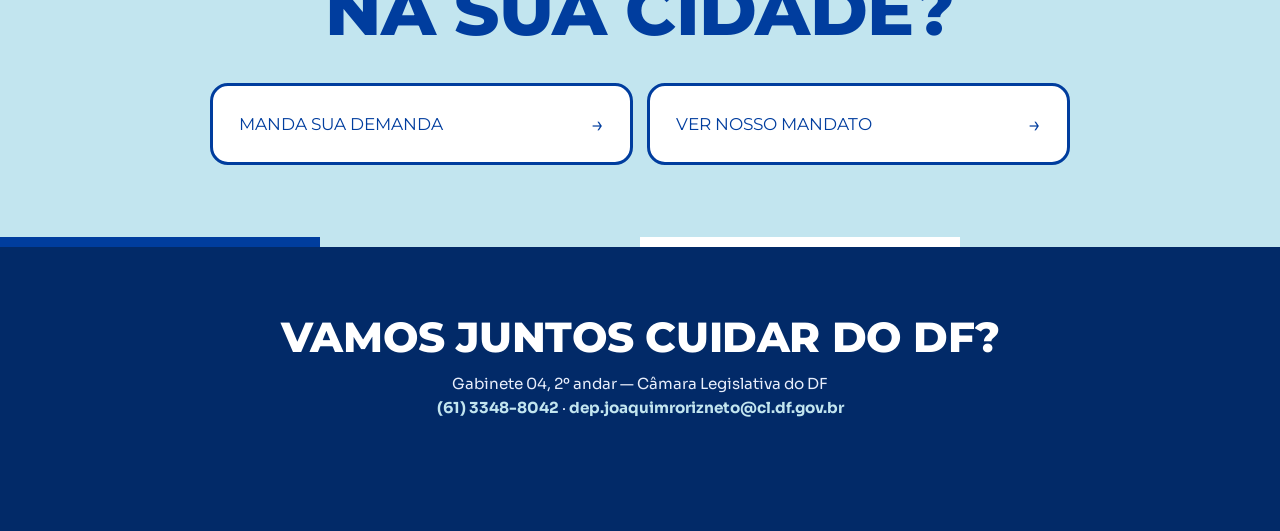
<file: noticias/index.html>
<!DOCTYPE html>
<html lang="pt-BR">
<head>
<meta charset="utf-8" />
<meta name="viewport" content="width=device-width, initial-scale=1" />
<title>Notícias — Joaquim Roriz Neto</title>
<meta name="description" content="Leis, projetos e ações do mandato de Joaquim Roriz Neto no DF." />
<link rel="preconnect" href="https://fonts.googleapis.com" />
<link rel="preconnect" href="https://fonts.gstatic.com" crossorigin />
<link href="https://fonts.googleapis.com/css2?family=Montserrat:wght@600;700;800;900&family=Sora:wght@400;500;600;700;800&display=swap" rel="stylesheet" />
<link rel="stylesheet" href="../style.css" />
</head>
<body>

<header>
  <a class="brand" href="../"><img class="hlogo" src="../img/roriz-logo.png" alt="Joaquim Roriz Neto — Deputado Distrital" /></a>
  <nav class="hnav">
    <a href="../mandato/">Nosso mandato</a>
    <a href="../historia/">Minha história</a>
    <a class="on" href="../noticias/">Notícias</a>
    <a href="../galeria/">Galeria de fotos</a>
    <a href="../voluntario/">Seja voluntário</a>
    <a href="../contato/">Contato</a>
  </nav>
  <nav class="hbtns">
    <a class="btn btn-verde" href="../contato/">Manda sua demanda</a>
  </nav>
  <button class="burger" type="button" aria-label="Abrir menu" onclick="document.body.classList.toggle('menu-open')">
    <span></span><span></span><span></span>
  </button>
</header>
<nav class="menu" id="menu">
  <a href="../">Início <em>→</em></a>
  <a href="../mandato/">Nosso mandato <em>→</em></a>
  <a href="../historia/">Minha história <em>→</em></a>
  <a href="../noticias/">Notícias <em>→</em></a>
  <a href="../galeria/">Galeria de fotos <em>→</em></a>
  <a href="../voluntario/">Seja voluntário <em>→</em></a>
  <a class="dest" href="../contato/">Contato <em>→</em></a>
</nav>

<section class="hero-int">
  <div class="wrap">
    <span class="tag">Notícias</span>
    <h1 class="display">O que tá<br /><em>acontecendo.</em></h1>
    <p class="sub">Leis, projetos e ações do gabinete, contadas sem juridiquês.</p>
  </div>
</section>

<section>
  <div class="wrap up">
    <div class="news-grid">
      <article class="news-card">
        <img src="../img/action-1.webp" alt="Feira do DF" loading="lazy" />
        <div class="news-body">
          <span class="news-chip">Economia popular</span>
          <span class="news-date">Julho de 2026</span>
          <h3>Lei 7.886/2026 sancionada: Cartão-Feira apoia reformas em boxes e bancas</h3>
          <p>Lei de autoria do Joaquim cria apoio pra feirantes do DF investirem em estrutura e atendimento à população.</p>
        </div>
      </article>
      <article class="news-card">
        <img src="../img/action-2.webp" alt="Distribuição de alimentos" loading="lazy" />
        <div class="news-body">
          <span class="news-chip">Combate à fome</span>
          <span class="news-date">Junho de 2026</span>
          <h3>Pão e Leite volta às famílias do DF</h3>
          <p>Distribuição gratuita de pão e leite pra famílias de baixa renda com crianças pequenas ou pessoas idosas.</p>
        </div>
      </article>
      <article class="news-card">
        <img src="../img/action-3.webp" alt="Conta de luz e água" loading="lazy" />
        <div class="news-body">
          <span class="news-chip">Serviços públicos</span>
          <span class="news-date">Maio de 2026</span>
          <h3>Regra justa pra conta de luz e água</h3>
          <p>Limites, vedações e procedimentos claros antes de mandar débito de serviço essencial pra cartório.</p>
        </div>
      </article>
      <article class="news-card">
        <img src="../img/action-4.webp" alt="Conselho Tutelar" loading="lazy" />
        <div class="news-body">
          <span class="news-chip">Juventude</span>
          <span class="news-date">Abril de 2026</span>
          <h3>Conselhos Tutelares reforçados</h3>
          <p>Projeto inclui psicólogo e assistente social na equipe de cada Conselho Tutelar do DF.</p>
        </div>
      </article>
      <article class="news-card">
        <img src="../img/action-5.webp" alt="Cidade limpa" loading="lazy" />
        <div class="news-body">
          <span class="news-chip">Cidades</span>
          <span class="news-date">Março de 2026</span>
          <h3>Programa Cidade Limpa</h3>
          <p>Política distrital pra combater o lixo jogado em lugar errado com participação da população.</p>
        </div>
      </article>
      <article class="news-card">
        <img src="../img/official.webp" alt="Joaquim Roriz Neto" loading="lazy" style="object-position:top" />
        <div class="news-body">
          <span class="news-chip">Trabalho</span>
          <span class="news-date">Fevereiro de 2026</span>
          <h3>Vagas pra quem tem experiência</h3>
          <p>Programa de incentivo pra abrir vagas pra pessoas idosas com experiência no Distrito Federal.</p>
        </div>
      </article>
    </div>
  </div>
</section>

<section class="blocao">
  <div class="wrap up">
    <h2 class="display">Quer essa notícia<br />na sua cidade?</h2>
    <div class="big-grid">
      <a class="big-btn" href="../contato/">Manda sua demanda <span class="seta">→</span></a>
      <a class="big-btn" href="../mandato/">Ver nosso mandato <span class="seta">→</span></a>
    </div>
  </div>
</section>

<div class="barrinha"></div>
<footer>
  <p class="display">Vamos juntos cuidar do DF?</p>
  <p>
    Gabinete 04, 2º andar — Câmara Legislativa do DF<br />
    <a href="tel:+556133488042">(61) 3348-8042</a> ·
    <a href="mailto:dep.joaquimrorizneto@cl.df.gov.br">dep.joaquimrorizneto@cl.df.gov.br</a>
  </p>
</footer>

<script>
document.querySelectorAll('.menu a').forEach(function(a){a.addEventListener('click',function(){document.body.classList.remove('menu-open')})});
document.documentElement.classList.add('js');
var io=new IntersectionObserver(function(es){es.forEach(function(en){if(en.isIntersecting){en.target.classList.add('in');io.unobserve(en.target)}})},{threshold:.15});
document.querySelectorAll('.up').forEach(function(el){io.observe(el)});
</script>
</body>
</html>
</file>
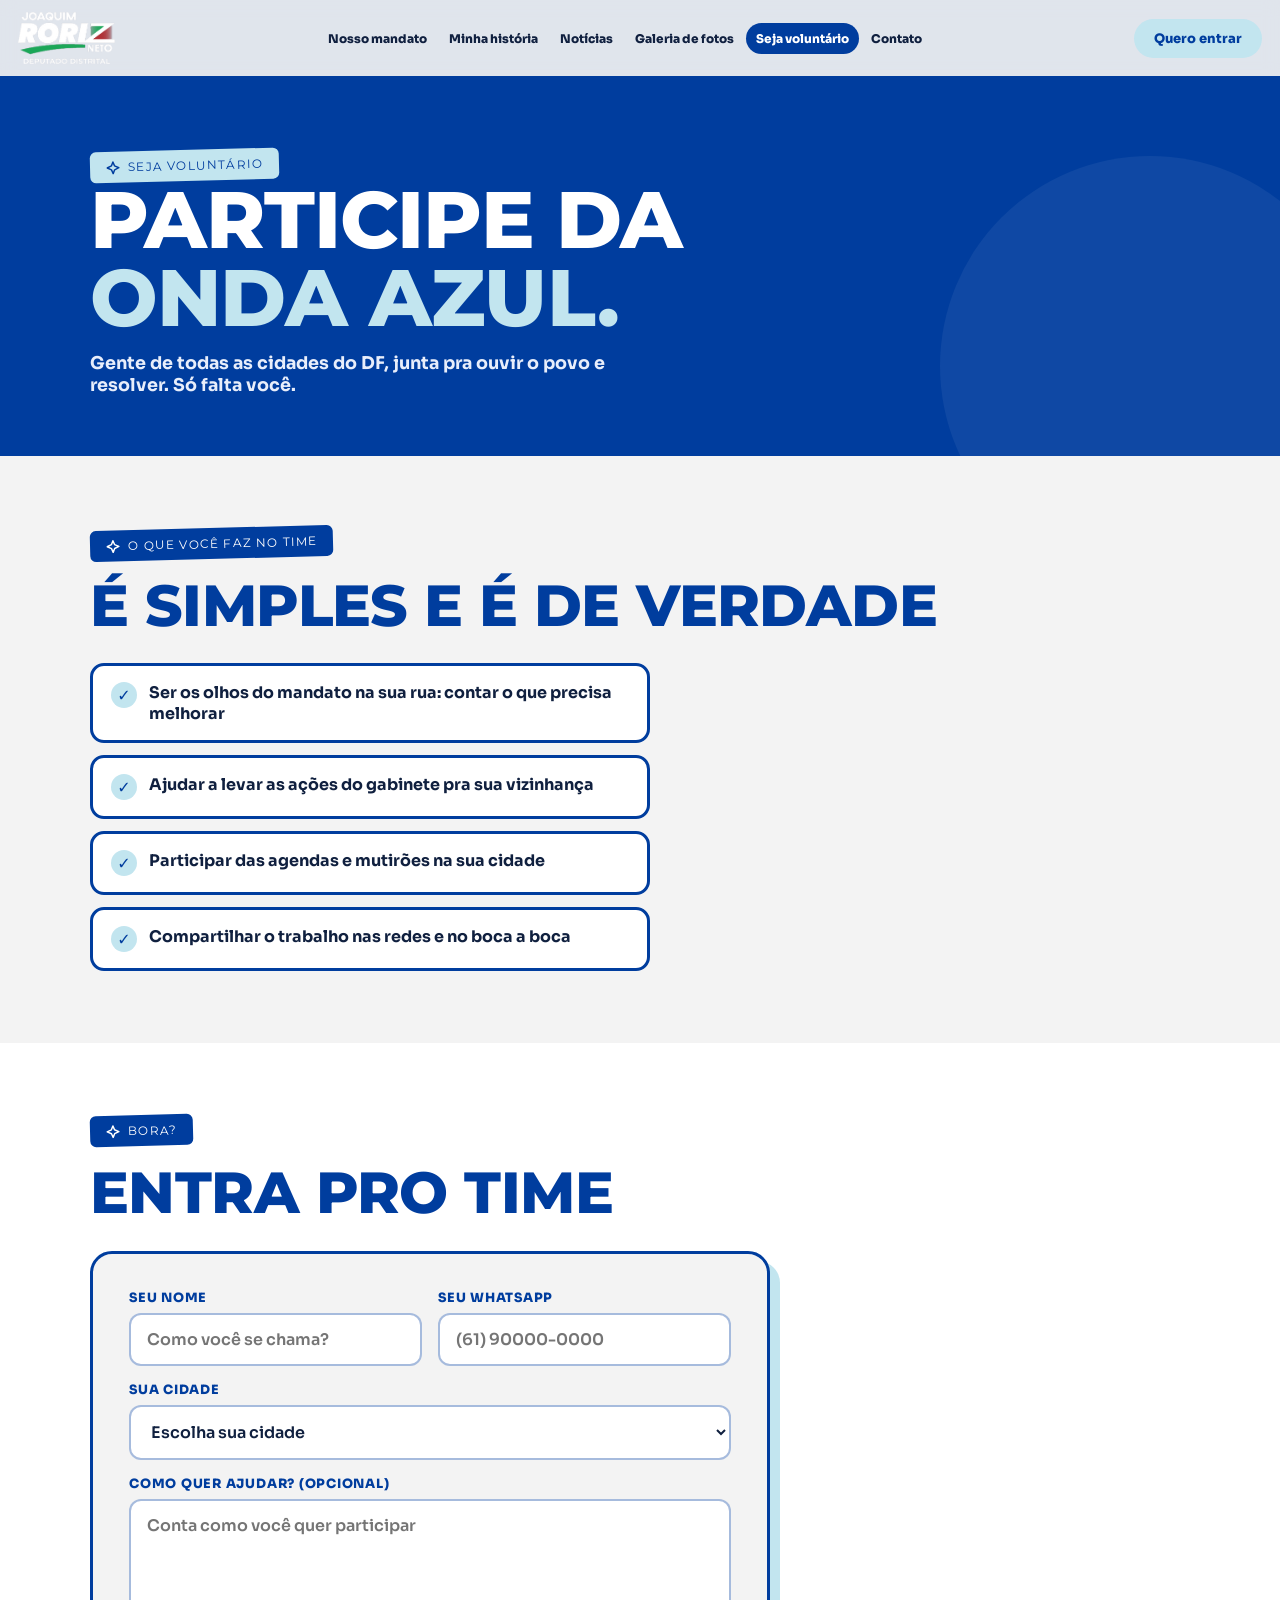
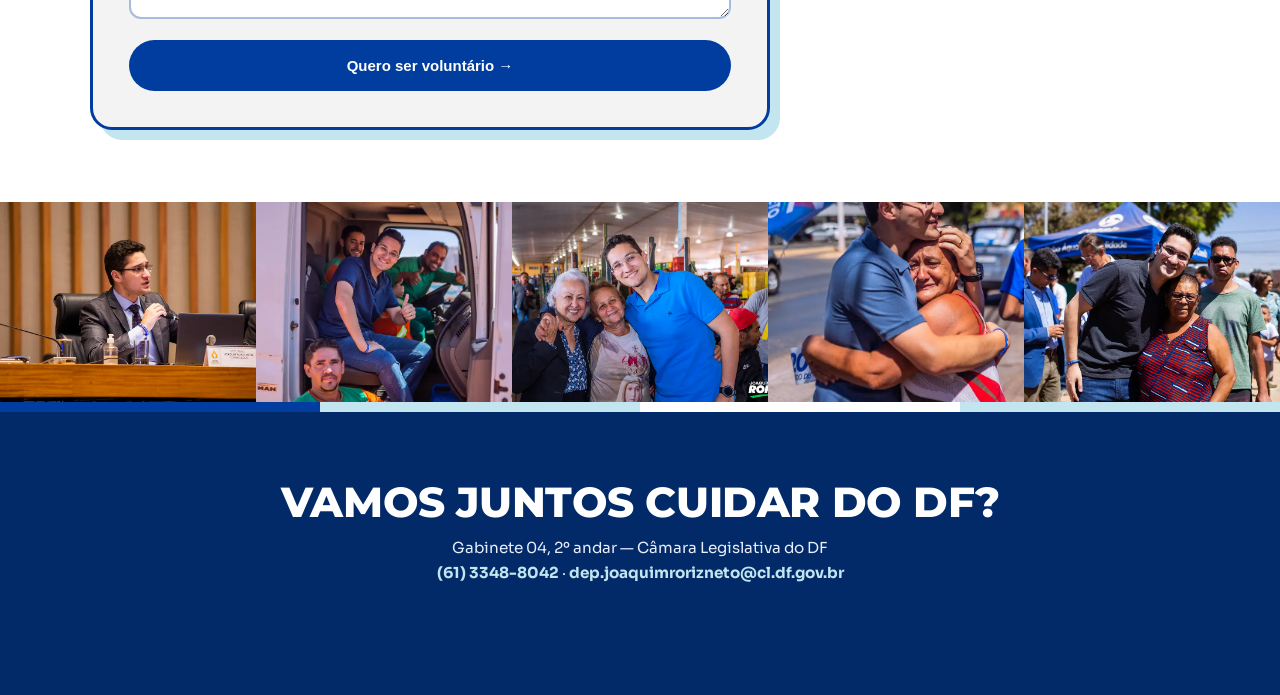
<file: voluntario/index.html>
<!DOCTYPE html>
<html lang="pt-BR">
<head>
<meta charset="utf-8" />
<meta name="viewport" content="width=device-width, initial-scale=1" />
<title>Participe da Onda Azul — Joaquim Roriz Neto</title>
<meta name="description" content="Entra pro time do Joaquim Roriz Neto na sua cidade: mobilização, escuta de demandas e ação no DF." />
<link rel="preconnect" href="https://fonts.googleapis.com" />
<link rel="preconnect" href="https://fonts.gstatic.com" crossorigin />
<link href="https://fonts.googleapis.com/css2?family=Montserrat:wght@600;700;800;900&family=Sora:wght@400;500;600;700;800&display=swap" rel="stylesheet" />
<link rel="stylesheet" href="../style.css" />
</head>
<body>

<header>
  <a class="brand" href="../"><img class="hlogo" src="../img/roriz-logo.png" alt="Joaquim Roriz Neto — Deputado Distrital" /></a>
  <nav class="hnav">
    <a href="../mandato/">Nosso mandato</a>
    <a href="../historia/">Minha história</a>
    <a href="../noticias/">Notícias</a>
    <a href="../galeria/">Galeria de fotos</a>
    <a class="on" href="../voluntario/">Seja voluntário</a>
    <a href="../contato/">Contato</a>
  </nav>
  <nav class="hbtns">
    <a class="btn btn-verde" href="#form-vol">Quero entrar</a>
  </nav>
  <button class="burger" type="button" aria-label="Abrir menu" onclick="document.body.classList.toggle('menu-open')">
    <span></span><span></span><span></span>
  </button>
</header>
<nav class="menu" id="menu">
  <a href="../">Início <em>→</em></a>
  <a href="../mandato/">Nosso mandato <em>→</em></a>
  <a href="../historia/">Minha história <em>→</em></a>
  <a href="../noticias/">Notícias <em>→</em></a>
  <a href="../galeria/">Galeria de fotos <em>→</em></a>
  <a href="../voluntario/">Seja voluntário <em>→</em></a>
  <a class="dest" href="../contato/">Contato <em>→</em></a>
</nav>


<section class="hero-int">
  <div class="wrap">
    <span class="tag">Seja voluntário</span>
    <h1 class="display">Participe da<br /><em>Onda Azul.</em></h1>
    <p class="sub">Gente de todas as cidades do DF, junta pra ouvir o povo e resolver. Só falta você.</p>
  </div>
</section>

<section>
  <div class="wrap up">
    <span class="tag">O que você faz no time</span>
    <h2 class="display">É simples e é de verdade</h2>
    <ul class="check">
      <li>Ser os olhos do mandato na sua rua: contar o que precisa melhorar</li>
      <li>Ajudar a levar as ações do gabinete pra sua vizinhança</li>
      <li>Participar das agendas e mutirões na sua cidade</li>
      <li>Compartilhar o trabalho nas redes e no boca a boca</li>
    </ul>
  </div>
</section>

<section id="form-vol" style="background:#fff">
  <div class="wrap up">
    <span class="tag">Bora?</span>
    <h2 class="display">Entra pro time</h2>
    <div class="form-card"><form class="form-grid" id="form">
      <div><label for="f-nome">Seu nome</label><input id="f-nome" name="nome" required placeholder="Como você se chama?" /></div>
      <div><label for="f-zap">Seu WhatsApp</label><input id="f-zap" name="zap" required placeholder="(61) 90000-0000" /></div>
      <div class="full"><label for="f-cidade">Sua cidade</label><select id="f-cidade" name="cidade" required>
        <option value="" disabled selected>Escolha sua cidade</option>
        <option>Samambaia</option><option>Ceilândia</option><option>Planaltina</option>
        <option>Santa Maria</option><option>Recanto das Emas</option><option>Gama</option>
        <option>Taguatinga</option><option>Sobradinho</option><option>São Sebastião</option>
        <option>Riacho Fundo</option><option>Guará</option><option>Águas Claras</option>
        <option>Paranoá</option><option>Brazlândia</option><option>Itapoã</option>
        <option>Estrutural</option><option>Vicente Pires</option><option>Plano Piloto</option>
        <option>Outra cidade do DF</option>
      </select></div>
      <div class="full"><label for="f-msg">Como quer ajudar? (opcional)</label><textarea id="f-msg" name="msg" placeholder="Conta como você quer participar"></textarea></div>
      <div class="full"><button class="btn btn-azul" type="submit" style="font-size:15px;padding:17px">Quero ser voluntário →</button></div>
    </form></div>
  </div>
</section>

<section class="fotos">
  <div class="strip">
    <img src="../img/action-5.webp" alt="Agenda pública" loading="lazy" />
    <img src="../img/action-1.webp" alt="Agenda pública" loading="lazy" />
    <img src="../img/action-2.webp" alt="Agenda pública" loading="lazy" />
    <img src="../img/action-3.webp" alt="Agenda pública" loading="lazy" />
    <img src="../img/action-4.webp" alt="Agenda pública" loading="lazy" />
  </div>
</section>

<div class="barrinha"></div>
<footer>
  <p class="display">Vamos juntos cuidar do DF?</p>
  <p>
    Gabinete 04, 2º andar — Câmara Legislativa do DF<br />
    <a href="tel:+556133488042">(61) 3348-8042</a> ·
    <a href="mailto:dep.joaquimrorizneto@cl.df.gov.br">dep.joaquimrorizneto@cl.df.gov.br</a>
  </p>
</footer>

<script>
document.getElementById('form').addEventListener('submit',function(e){
  e.preventDefault();
  var d=new FormData(this);
  var body=['VOLUNTÁRIO','Nome: '+d.get('nome'),'WhatsApp: '+d.get('zap'),'Cidade: '+d.get('cidade'),'',d.get('msg')||''].join('\n');
  location.href='mailto:dep.joaquimrorizneto@cl.df.gov.br?subject='+encodeURIComponent('Quero ser voluntário — '+d.get('cidade'))+'&body='+encodeURIComponent(body);
});
document.querySelectorAll('.menu a').forEach(function(a){a.addEventListener('click',function(){document.body.classList.remove('menu-open')})});
document.documentElement.classList.add('js');
var io=new IntersectionObserver(function(es){es.forEach(function(en){if(en.isIntersecting){en.target.classList.add('in');io.unobserve(en.target)}})},{threshold:.15});
document.querySelectorAll('.up').forEach(function(el){io.observe(el)});
</script>
</body>
</html>
</file>
<file: style.css>
:root{
  /* Paleta oficial — Manual de Identidade Visual v1.0 */
  --azul:#003d9e; --azul-escuro:#022a68; --verde:#21a659; --verde-claro:#d7efc2; --azul-claro:#c2e5ef;
  --vermelho:#b5322f; --off:#f3f3f3; --ink:#10203f;
  /* Tipografia oficial: Montserrat (títulos/destaques) + Sora (textos) */
  --font-display:"Montserrat", ui-sans-serif, system-ui, sans-serif;
  --font-sans:"Sora", ui-sans-serif, system-ui, sans-serif;
}
*{margin:0;padding:0;box-sizing:border-box}
html{scroll-behavior:smooth}
html,body{overflow-x:clip}
body{font-family:var(--font-sans);background:var(--off);color:var(--ink);-webkit-font-smoothing:antialiased}
.display{font-family:var(--font-display);font-weight:800;text-transform:uppercase;line-height:.98;letter-spacing:-.01em}
img{display:block;max-width:100%}

/* header */
header{position:fixed;inset:0 0 auto 0;z-index:50;display:flex;align-items:center;justify-content:space-between;
  gap:12px;padding:12px 18px;background:rgba(243,243,243,.92);backdrop-filter:blur(8px);border-bottom:3px solid var(--azul)}
.brand{display:flex;align-items:center;gap:10px;font-family:var(--font-display);font-size:15px;color:var(--azul);text-transform:uppercase;text-decoration:none}
.hlogo{height:52px;width:auto;display:block}
.brand span{color:var(--azul)}
.hbtns{display:flex;gap:8px}
.btn{display:inline-flex;align-items:center;justify-content:center;gap:8px;border-radius:999px;
  padding:11px 20px;font-weight:800;font-size:13px;text-decoration:none;transition:transform .2s ease;cursor:pointer;border:0}
.btn:hover{transform:translateY(-2px)}
.btn-verde{background:var(--azul-claro);color:var(--azul)}
.btn-azul{background:var(--azul);color:#fff}
.btn-ghost{background:#fff;color:var(--azul);border:2px solid var(--azul)}

/* hero V3 — uma tela: colagem esq., logo+tagline dir., faixa azul no pé (ref 4/SVG) */
.hero{position:relative;overflow:hidden;background:var(--off);display:flex;flex-direction:column;padding:76px 0 0}
@media(min-width:900px){.hero{height:100svh;min-height:640px;padding-top:76px}}
.hero-body{flex:1;display:flex;flex-direction:column;min-height:0}
@media(min-width:900px){.hero-body{display:grid;grid-template-columns:1.45fr 1fr;align-items:center}}
.hero-z{margin:0;min-height:0;order:2;display:flex;align-items:flex-end;justify-content:center}
@media(min-width:900px){.hero-z{order:1;height:100%}}
.hero-z img{display:block;width:min(92%,560px);height:auto;margin-bottom:-1px}
@media(min-width:900px){.hero-z img{width:auto;height:min(96%,760px);max-width:100%;object-fit:contain;object-position:center bottom;margin-bottom:-1px}}
.hero-txt{order:1;display:flex;flex-direction:column;align-items:center;gap:20px;padding:18px 22px 6px;text-align:center}
@media(min-width:900px){.hero-txt{order:2;align-items:flex-start;text-align:left;padding:0 56px 0 0;max-width:600px}}
.hero-logo{width:min(430px,80%);display:block}
.hero p.hero-lead{font-family:var(--font-sans);color:var(--azul);font-size:clamp(0.9rem,1.3vw,1.3rem);font-weight:600;line-height:1.55;margin:0 auto;max-width:min(80%,430px)}
@media(min-width:900px){.hero p.hero-lead{margin:0;max-width:430px;font-size:1.3rem}}
.hero-actions{position:relative;background:var(--azul);display:flex;flex-wrap:wrap;justify-content:center;gap:18px;padding:26px 22px}
.hero-pill{flex:1 1 260px;max-width:420px;text-align:center;background:#fff;color:var(--azul);
  font-family:var(--font-display);font-weight:800;font-size:clamp(1.05rem,1.6vw,1.35rem);
  padding:18px 26px;border-radius:999px;text-decoration:none;box-shadow:0 8px 0 rgba(0,0,0,.18);
  transition:transform .2s ease,box-shadow .2s ease,background .2s ease,color .2s ease}
.hero-pill:hover{transform:translateY(-3px);box-shadow:0 11px 0 rgba(0,0,0,.2);background:var(--azul-claro)}

section{padding:72px 22px}
.wrap{max-width:1100px;margin:0 auto}
.tag{display:inline-flex;align-items:center;gap:8px;background:var(--azul);color:#fff;font-family:var(--font-display);
  text-transform:uppercase;font-size:12px;letter-spacing:.1em;padding:8px 16px;border-radius:6px;transform:rotate(-1.5deg)}
.tag::before{content:"";width:14px;height:14px;flex-shrink:0;background:currentColor;
  -webkit-mask:url("data:image/svg+xml,%3Csvg xmlns='http://www.w3.org/2000/svg' viewBox='0 0 24 24' fill='none' stroke='black' stroke-width='2.5' stroke-linecap='round' stroke-linejoin='round'%3E%3Cpath d='M12 2l2.7 6.6L22 12l-7.3 3.4L12 22l-2.7-6.6L2 12l7.3-3.4z'/%3E%3C/svg%3E") center/contain no-repeat;
  mask:url("data:image/svg+xml,%3Csvg xmlns='http://www.w3.org/2000/svg' viewBox='0 0 24 24' fill='none' stroke='black' stroke-width='2.5' stroke-linecap='round' stroke-linejoin='round'%3E%3Cpath d='M12 2l2.7 6.6L22 12l-7.3 3.4L12 22l-2.7-6.6L2 12l7.3-3.4z'/%3E%3C/svg%3E") center/contain no-repeat}
h2.display{font-size:clamp(2rem,6vw,3.6rem);margin-top:18px;color:var(--azul)}

/* história */
.historia{background:var(--off)}
.historia .wrap{display:grid;gap:34px;align-items:center}
@media(min-width:820px){.historia .wrap{grid-template-columns:1fr 1.1fr}}
.historia img{border-radius:18px;border:5px solid var(--azul);box-shadow:12px 12px 0 var(--azul-claro)}
.historia p{font-size:1.12rem;line-height:1.65;font-weight:500;margin-top:16px;max-width:480px}
.historia strong{color:var(--azul)}

/* números */
.numeros{background:var(--azul);color:#fff}
.numeros h2{color:#fff}
.numeros .tag{background:var(--azul-claro);color:var(--azul)}
.grid-num{display:grid;gap:14px;margin-top:34px;grid-template-columns:repeat(2,1fr)}
@media(min-width:820px){.grid-num{grid-template-columns:repeat(4,1fr)}}
.card-num{display:block;text-decoration:none;color:#fff;background:rgba(255,255,255,.08);border:2px solid rgba(255,255,255,.25);border-radius:16px;
  padding:26px 20px;transition:transform .25s ease,background .25s ease;cursor:pointer}
.card-num:hover{transform:translateY(-6px);background:var(--azul-claro);color:var(--azul)}
.card-num:hover b,.card-num:hover small{color:var(--azul)}
.card-num b{font-family:var(--font-display);font-size:clamp(1.6rem,4vw,2.4rem);display:block}
.card-num small{font-weight:700;font-size:.95rem;display:block;margin-top:6px;color:#e8eefb}

/* fotos */
.fotos{padding:0}
.strip{display:grid;grid-template-columns:repeat(5,1fr)}
.strip img{width:100%;height:200px;object-fit:cover;filter:saturate(1.05);transition:transform .3s ease}
.strip img:hover{transform:scale(1.05)}
@media(max-width:700px){.strip{grid-template-columns:repeat(2,1fr)}.strip img:nth-child(5){display:none}}

/* CTA blocão */
.blocao{background:#c2e5ef;text-align:center}
.blocao h2{color:var(--azul);font-size:clamp(2.2rem,7vw,4.4rem)}
.big-grid{display:grid;gap:14px;margin:38px auto 0;max-width:860px;grid-template-columns:1fr}
@media(min-width:700px){.big-grid{grid-template-columns:1fr 1fr}}
.big-btn{display:flex;align-items:center;justify-content:space-between;gap:12px;background:#fff;
  border:3px solid var(--azul);border-radius:18px;padding:24px 26px;text-decoration:none;color:var(--azul);
  font-family:var(--font-display);text-transform:uppercase;font-size:1.05rem;
  transition:transform .2s ease,background .2s ease,color .2s ease}
.big-btn:hover{transform:translate(-3px,-3px);background:var(--azul);color:#fff;box-shadow:6px 6px 0 var(--azul-claro)}
.big-btn .seta{font-size:1.4rem}
.volunteer-cta{display:flex;align-items:center;justify-content:center;gap:18px;margin:38px auto 0;max-width:640px;
  min-height:92px;background:var(--azul);border:4px solid var(--azul);border-radius:18px;padding:24px 30px;
  color:#fff;text-decoration:none;font-family:var(--font-display);text-transform:uppercase;font-size:clamp(1.25rem,4vw,2.1rem);
  transition:transform .2s ease,background .2s ease,color .2s ease,box-shadow .2s ease}
.volunteer-cta:hover{transform:translate(-4px,-4px);background:#fff;color:var(--azul);box-shadow:8px 8px 0 var(--azul)}
.volunteer-icon{display:grid;place-items:center;width:58px;height:58px;flex:0 0 58px;border-radius:50%;background:var(--azul-claro);color:var(--azul)}
.volunteer-cta .seta{font-size:1.8rem;line-height:1}
@media(max-width:620px){
  .volunteer-cta{min-height:84px;padding:20px 18px;gap:12px}
  .volunteer-icon{width:48px;height:48px;flex-basis:48px}
}

/* redes */
.redes{text-align:center}
.social-row{display:flex;flex-wrap:wrap;justify-content:center;gap:12px;margin-top:28px}
.social-row a{display:grid;place-items:center;width:64px;height:64px;border-radius:50%;
  background:var(--azul);color:#fff;font-family:var(--font-display);font-size:12px;text-decoration:none;
  transition:transform .2s ease,background .2s ease}
.social-row a svg{width:26px;height:26px;stroke:currentColor;stroke-width:2;stroke-linecap:round;stroke-linejoin:round;fill:none}
.social-row a:hover{transform:scale(1.12) rotate(-6deg);background:var(--azul-claro);color:var(--azul)}

footer{background:var(--azul-escuro);color:#e8eefb;text-align:center;padding:56px 22px 110px}
footer .display{color:#fff;font-size:clamp(1.6rem,5vw,2.6rem)}
footer p{margin-top:14px;font-size:.95rem;line-height:1.6}
footer a{color:var(--azul-claro);font-weight:700;text-decoration:none}
.barrinha{height:10px;background:linear-gradient(90deg,var(--azul) 0 25%,var(--azul-claro) 25% 50%,#fff 50% 75%,var(--azul-claro) 75%)}

/* flutuante */
.float{position:fixed;right:16px;bottom:16px;z-index:60;box-shadow:0 14px 30px rgba(2,42,104,.35)}
.float svg{width:18px;height:18px;stroke:currentColor;stroke-width:2.4;stroke-linecap:round;stroke-linejoin:round;fill:none;flex-shrink:0}

/* form modal simples */
#demanda{background:#fff}
.form-card{margin-top:30px;max-width:680px;background:var(--off);border:3px solid var(--azul);border-radius:22px;
  padding:28px 24px;box-shadow:10px 10px 0 var(--azul-claro)}
@media(min-width:700px){.form-card{padding:36px}}
.form-grid{display:grid;gap:16px}
@media(min-width:700px){.form-grid{grid-template-columns:1fr 1fr}
  .form-grid .full{grid-column:1/-1}}
.form-grid label{display:block;font-weight:800;font-size:.8rem;text-transform:uppercase;letter-spacing:.06em;color:var(--azul);margin-bottom:7px}
.form-grid input,.form-grid select,.form-grid textarea{width:100%;padding:14px 16px;border:2px solid rgba(0,61,158,.35);
  border-radius:12px;font:inherit;font-weight:600;background:#fff;color:var(--ink);transition:border-color .2s,box-shadow .2s}
.form-grid input:focus,.form-grid select:focus,.form-grid textarea:focus{outline:none;border-color:var(--azul);box-shadow:0 0 0 4px rgba(0,61,158,.25)}
.form-grid textarea{min-height:120px;resize:vertical}
.form-grid .btn{width:100%;justify-content:center}

.js .up{opacity:0;transform:translateY(24px);transition:opacity .7s ease,transform .7s ease}
.js .up.in{opacity:1;transform:none}
@media(prefers-reduced-motion:reduce){.js .up{opacity:1;transform:none}}

/* nav interna */
.hnav{display:none;gap:2px;align-items:center}
@media(min-width:1080px){.hnav{display:flex}}
.hnav a{text-decoration:none;color:var(--ink);font-weight:800;font-size:12px;padding:8px 10px;border-radius:999px;white-space:nowrap;transition:background .2s,color .2s}
.hnav a:hover,.hnav a.on{background:var(--azul);color:#fff}

/* hero interno */
.hero-int{position:relative;background:var(--azul);color:#fff;padding:150px 22px 60px;overflow:hidden}
.hero-int .wrap{position:relative;z-index:2}
.hero-int h1{font-size:clamp(2.4rem,7vw,5rem);color:#fff}
.hero-int h1 em{font-style:normal;color:var(--azul-claro)}
.hero-int p.sub{margin-top:14px;font-size:1.1rem;font-weight:700;color:#e8eefb;max-width:520px}
.hero-int .tag{background:var(--azul-claro);color:var(--azul)}
.hero-int::after{content:"";position:absolute;right:-80px;bottom:-120px;width:420px;height:420px;border-radius:50%;background:rgba(255,255,255,.06)}

/* timeline */
.tl{margin-top:40px;display:grid;gap:0;position:relative}
.tl-item{position:relative;padding:0 0 34px 34px;border-left:4px solid var(--azul)}
.tl-item:last-child{border-left-color:transparent}
.tl-item::before{content:"";position:absolute;left:-14px;top:0;width:24px;height:24px;border-radius:50%;background:var(--azul-claro);border:5px solid var(--off)}
.tl-item .ano{font-family:var(--font-display);text-transform:uppercase;color:var(--azul);font-size:.85rem;letter-spacing:.08em}
.tl-item h3{font-family:var(--font-display);text-transform:uppercase;color:var(--azul);font-size:1.3rem;margin-top:4px}
.tl-item p{margin-top:8px;max-width:560px;line-height:1.6;font-weight:500}

/* cards de leis / bandeiras */
.cards{display:grid;gap:14px;margin-top:34px}
@media(min-width:760px){.cards{grid-template-columns:1fr 1fr}}
.card{background:#fff;border:3px solid var(--azul);border-radius:18px;padding:26px;transition:transform .2s ease,box-shadow .2s ease}
.card:hover{transform:translate(-3px,-3px);box-shadow:6px 6px 0 var(--azul-claro)}
.card .mini{display:inline-block;background:var(--azul-claro);color:var(--azul);font-weight:800;font-size:.75rem;text-transform:uppercase;letter-spacing:.06em;padding:5px 12px;border-radius:999px}
.card h3{font-family:var(--font-display);text-transform:uppercase;color:var(--azul);font-size:1.15rem;margin-top:14px}
.card p{margin-top:10px;line-height:1.6;font-weight:500;font-size:.98rem}

/* checklist voluntário */
.check{margin-top:30px;display:grid;gap:12px;max-width:560px}
.check li{list-style:none;display:flex;gap:12px;align-items:flex-start;background:#fff;border:3px solid var(--azul);border-radius:14px;padding:16px 18px;font-weight:700}
.check li::before{content:"✓";font-family:var(--font-display);color:var(--azul);background:var(--azul-claro);border-radius:50%;width:26px;height:26px;display:grid;place-items:center;flex-shrink:0}

/* hamburguer + menu mobile */
.burger{position:relative;width:46px;height:46px;border-radius:12px;border:2px solid var(--azul);
  background:#fff;cursor:pointer;flex-shrink:0;padding:0}
.burger span{position:absolute;left:11px;width:20px;height:3px;background:var(--azul);border-radius:2px;transition:transform .25s ease,opacity .25s ease}
.burger span:nth-child(1){top:13px}
.burger span:nth-child(2){top:20px}
.burger span:nth-child(3){top:27px}
@media(min-width:1080px){.burger{display:none}}
body.menu-open .burger span:nth-child(1){transform:translateY(7px) rotate(45deg)}
body.menu-open .burger span:nth-child(2){opacity:0}
body.menu-open .burger span:nth-child(3){transform:translateY(-7px) rotate(-45deg)}
.menu{position:fixed;inset:0;z-index:45;background:var(--azul);display:flex;flex-direction:column;justify-content:center;
  padding:90px 26px 40px;gap:6px;opacity:0;pointer-events:none;transition:opacity .3s ease}
body.menu-open .menu{opacity:1;pointer-events:auto}
body.menu-open{overflow:hidden}
.menu a{font-family:var(--font-display);text-transform:uppercase;text-decoration:none;color:#fff;
  font-size:clamp(1.6rem,7vw,2.4rem);padding:12px 0;border-bottom:2px solid rgba(255,255,255,.18);
  display:flex;justify-content:space-between;align-items:center;transform:translateY(14px);opacity:0;transition:transform .35s ease,opacity .35s ease}
body.menu-open .menu a{transform:none;opacity:1}
body.menu-open .menu a:nth-child(2){transition-delay:.05s}
body.menu-open .menu a:nth-child(3){transition-delay:.1s}
body.menu-open .menu a:nth-child(4){transition-delay:.15s}
body.menu-open .menu a:nth-child(5){transition-delay:.2s}
.menu a em{font-style:normal;color:var(--azul-claro);font-size:1.2rem}
.menu a.dest{color:var(--azul-claro)}
body.menu-open header{background:var(--azul);border-bottom-color:var(--azul-claro)}
body.menu-open .brand{color:#fff}
body.menu-open .burger{background:transparent;border-color:#fff}
body.menu-open .burger span{background:#fff}
@media(max-width:1079px){
  .hbtns{display:none}
  header{padding:10px 14px}
  .brand{white-space:nowrap;font-size:14px}
}
@media(max-width:639px){.hlogo{display:none}}

/* timeline centralizada com foto */
.tl2{position:relative;margin:48px auto 0;max-width:920px}
.tl2::before{content:"";position:absolute;left:19px;top:8px;bottom:8px;width:4px;border-radius:2px;
  background:linear-gradient(var(--azul),var(--azul-claro))}
@media(min-width:860px){.tl2::before{left:50%;transform:translateX(-50%)}}
.tl2-item{position:relative;padding:0 0 52px 56px}
@media(min-width:860px){
  .tl2-item{width:50%;padding:0 48px 64px 0}
  .tl2-item:nth-child(even){margin-left:50%;padding:0 0 64px 48px}
}
.tl2-dot{position:absolute;left:9px;top:6px;width:24px;height:24px;border-radius:50%;background:var(--azul-claro);
  border:5px solid var(--off);z-index:2;animation:tl-pulse 2.6s ease-in-out infinite}
@media(min-width:860px){
  .tl2-item .tl2-dot{left:auto;right:-12px}
  .tl2-item:nth-child(even) .tl2-dot{right:auto;left:-12px}
}
@keyframes tl-pulse{0%,100%{box-shadow:0 0 0 0 rgba(194,229,239,.65)}50%{box-shadow:0 0 0 10px rgba(194,229,239,0)}}
.tl2-card{background:#fff;border:3px solid var(--azul);border-radius:18px;overflow:hidden;
  transition:transform .25s ease,box-shadow .25s ease}
.tl2-card:hover{transform:translateY(-4px);box-shadow:8px 8px 0 var(--azul-claro)}
.tl2-card img{width:100%;height:170px;object-fit:cover}
.tl2-body{padding:20px 22px 24px}
.tl2-body .ano{font-family:var(--font-display);text-transform:uppercase;color:var(--azul);font-size:.8rem;letter-spacing:.1em}
.tl2-body h3{font-family:var(--font-display);text-transform:uppercase;color:var(--azul);font-size:1.25rem;margin-top:6px}
.tl2-body p{margin-top:10px;line-height:1.6;font-weight:500;font-size:.97rem}

/* entrada lateral */
.js .from-l,.js .from-r{opacity:0;transition:opacity .7s ease,transform .7s ease}
.js .from-l{transform:translateX(-42px)}
.js .from-r{transform:translateX(42px)}
.js .from-l.in,.js .from-r.in{opacity:1;transform:none}
@media(prefers-reduced-motion:reduce){.js .from-l,.js .from-r{opacity:1;transform:none}}

/* faixa estatica de numeros */
.stats-band{background:var(--azul);border-top:4px solid var(--azul-claro);border-bottom:4px solid var(--azul-claro)}
.stats-band .wrap{display:grid;grid-template-columns:repeat(2,1fr);gap:0;max-width:1100px;margin:0 auto}
@media(min-width:820px){.stats-band .wrap{grid-template-columns:repeat(4,1fr)}}
.stats-band a{display:flex;min-height:168px;flex-direction:column;align-items:center;justify-content:center;text-align:center;text-decoration:none;color:#fff;padding:26px 12px;transition:background .2s ease}
.stats-band a:hover{background:var(--azul-claro);color:var(--azul)}
.stats-band a:hover b,.stats-band a:hover small,.stats-band a:hover .stat-icon{color:var(--azul)}
.stat-icon{display:grid;place-items:center;width:46px;height:46px;margin-bottom:14px;border-radius:50%;background:rgba(255,255,255,.12);color:var(--azul-claro);border:1px solid rgba(255,255,255,.22)}
.stat-icon svg{width:24px;height:24px;stroke:currentColor;stroke-width:2;stroke-linecap:round;stroke-linejoin:round;fill:none}
.stats-band b{font-family:var(--font-display);font-size:clamp(1.55rem,3vw,2.25rem);line-height:1.02;display:block}
.stats-band small{display:block;margin-top:6px;font-weight:700;font-size:1.05rem;color:#dde7fa;text-transform:uppercase;letter-spacing:.05em}

/* seção vídeo */
.video-sec{background:var(--azul-escuro);color:#fff}
.video-sec .tag{background:var(--azul-claro);color:var(--azul)}
.video-sec h2{color:#fff}
.player{position:relative;margin-top:32px;border-radius:22px;overflow:hidden;border:4px solid rgba(255,255,255,.25);
  aspect-ratio:16/9;cursor:pointer;display:block;width:100%;background:#000;padding:0}
.player img{position:absolute;inset:0;width:100%;height:100%;object-fit:cover;opacity:.6;transition:transform .5s ease,opacity .3s ease}
.player:hover img{transform:scale(1.04);opacity:.75}
.player::after{content:"";position:absolute;inset:0;background:linear-gradient(to top,rgba(2,42,104,.75),transparent 55%)}
.play-btn{position:absolute;inset:0;margin:auto;width:88px;height:88px;border-radius:50%;background:var(--azul-claro);
  display:grid;place-items:center;z-index:2;animation:tl-pulse 2.4s ease-in-out infinite;transition:transform .25s ease}
.player:hover .play-btn{transform:scale(1.1)}
.play-btn span{width:0;height:0;border-left:26px solid var(--azul);border-top:16px solid transparent;border-bottom:16px solid transparent;margin-left:7px}
.player figcaption{color:#fff;position:absolute;left:20px;bottom:18px;z-index:2;font-family:var(--font-display);text-transform:uppercase;font-size:1rem}

/* formulário 2.0 */
.form-shell{margin-top:34px;display:grid;border:3px solid var(--azul);border-radius:24px;overflow:hidden;
  box-shadow:12px 12px 0 var(--azul-claro);background:#fff;max-width:960px}
@media(min-width:880px){.form-shell{grid-template-columns:.8fr 1.2fr}}
.form-side{background:var(--azul);color:#fff;padding:34px 30px;display:flex;flex-direction:column;gap:18px;justify-content:center}
.form-side h3{font-family:var(--font-display);text-transform:uppercase;font-size:1.5rem;line-height:1.1}
.form-side h3 em{font-style:normal;color:var(--azul-claro)}
.form-side p{font-weight:600;font-size:.95rem;line-height:1.6;color:#dde7fa}
.form-side .canal{display:flex;align-items:center;gap:10px;font-weight:700;font-size:.9rem;color:#fff}
.form-side .canal b{display:grid;place-items:center;width:34px;height:34px;border-radius:50%;background:#fff;flex-shrink:0}
.form-main{padding:30px 24px}
@media(min-width:880px){.form-main{padding:38px 36px}}
.lgpd{display:flex;gap:10px;align-items:flex-start;font-size:.8rem;font-weight:600;color:#5a6a8a;line-height:1.5}
.lgpd input{width:20px;height:20px;margin-top:1px;accent-color:var(--azul);flex-shrink:0}

/* galeria */
.galeria-grid{display:grid;gap:14px;grid-template-columns:1fr 1fr}
@media(min-width:820px){.galeria-grid{grid-template-columns:repeat(3,1fr)}}
.galeria-grid figure{margin:0;border-radius:16px;overflow:hidden;border:3px solid var(--azul);aspect-ratio:4/3;background:var(--azul)}
.galeria-grid img{width:100%;height:100%;object-fit:cover;transition:transform .4s ease}
.galeria-grid figure:hover img{transform:scale(1.06)}
.gallery-viewer{margin-top:34px}
.gallery-main{position:relative;margin:0;overflow:hidden;border:5px solid var(--azul);border-radius:22px;background:var(--azul);
  aspect-ratio:16/9;box-shadow:12px 12px 0 var(--azul-claro)}
.gallery-main img{width:100%;height:100%;object-fit:cover;display:block}
.gallery-main figcaption{position:absolute;left:18px;bottom:16px;z-index:2;border-radius:999px;background:rgba(2,42,104,.88);
  color:#fff;font-weight:800;font-size:.8rem;text-transform:uppercase;letter-spacing:.05em;padding:10px 14px}
.gallery-thumbs{display:grid;grid-template-columns:repeat(3,1fr);gap:10px;margin-top:24px}
.gallery-thumb{aspect-ratio:4/3;overflow:hidden;border:3px solid transparent;border-radius:14px;background:var(--azul);padding:0;cursor:pointer;
  transition:transform .2s ease,border-color .2s ease,box-shadow .2s ease}
.gallery-thumb:hover{transform:translateY(-2px)}
.gallery-thumb.is-active{border-color:var(--azul);box-shadow:0 0 0 4px var(--azul-claro)}
.gallery-thumb img{width:100%;height:100%;object-fit:cover;display:block}
@media(min-width:820px){.gallery-thumbs{grid-template-columns:repeat(6,1fr)}}
.form-grid label.lgpd{text-transform:none;letter-spacing:0;font-size:.8rem;font-weight:600;color:#5a6a8a}

/* tl3 */
.tl3{position:relative;margin:48px auto 0;max-width:920px}
.tl3::before{content:"";position:absolute;left:6px;top:4px;bottom:4px;width:3px;border-radius:2px;
  background:linear-gradient(180deg,var(--azul),var(--azul-claro))}
@media(min-width:860px){.tl3::before{left:50%;transform:translateX(-50%)}}
.tl3-item{position:relative;padding:0 0 40px 28px;display:flex;gap:16px;align-items:flex-start}
.tl3-item:last-child{padding-bottom:0}
@media(min-width:860px){
  .tl3-item{width:50%;padding:0 40px 52px 0;text-align:right;flex-direction:row-reverse;justify-content:flex-start;gap:20px}
  .tl3-item:nth-child(even){margin-left:50%;padding:0 0 52px 40px;text-align:left;flex-direction:row}
}
.tl3-dot{position:absolute;left:0;top:6px;width:14px;height:14px;border-radius:50%;
  background:var(--azul-claro);border:3px solid #fff;box-shadow:0 0 0 2px var(--azul)}
@media(min-width:860px){
  .tl3-item .tl3-dot{left:auto;right:-8.5px}
  .tl3-item:nth-child(even) .tl3-dot{right:auto;left:-8.5px}
}
.tl3-foto{width:118px;height:118px;object-fit:cover;border-radius:18px;box-shadow:0 6px 16px rgba(16,32,63,.18);flex-shrink:0}
.tl3-body{margin-top:0;max-width:380px}
.tl3-body .ano{display:block;font-family:var(--font-display);text-transform:uppercase;color:var(--azul);
  font-size:.95rem;letter-spacing:.12em;font-weight:800}
.tl3-body h3{font-family:var(--font-display);text-transform:none;color:var(--azul);
  font-size:1.65rem;font-weight:800;margin-top:6px}
.tl3-body p{margin-top:10px;line-height:1.65;font-size:1.1rem;color:var(--ink);font-weight:500}

/* news-cards */
.news-grid{display:grid;gap:22px;grid-template-columns:1fr}
@media(min-width:700px){.news-grid{grid-template-columns:1fr 1fr}}
@media(min-width:1024px){.news-grid{grid-template-columns:repeat(3,1fr)}}
.news-card{background:#fff;border-radius:18px;overflow:hidden;border:1px solid rgba(0,61,158,.15);
  transition:transform .25s ease,box-shadow .25s ease}
.news-card:hover{transform:translateY(-4px);box-shadow:0 14px 28px rgba(16,32,63,.14)}
.news-card img{width:100%;height:180px;object-fit:cover;display:block}
.news-body{padding:18px 20px 22px;display:flex;flex-direction:column;gap:8px}
.news-chip{display:inline-block;align-self:flex-start;background:var(--azul-claro);color:var(--azul);
  font-weight:800;font-size:.72rem;text-transform:uppercase;letter-spacing:.06em;
  padding:5px 12px;border-radius:999px}
.news-date{font-size:.75rem;color:#5a6a8a;font-weight:600}
.news-body h3{font-family:var(--font-display);color:var(--azul);font-size:1.05rem;font-weight:800;
  text-transform:none;line-height:1.3}
.news-body p{font-size:.93rem;line-height:1.55;color:var(--ink);font-weight:500}

/* galeria-marquee */
.marquee{overflow:hidden;padding:0;margin-top:36px;
  -webkit-mask-image:linear-gradient(90deg,transparent,#000 8%,#000 92%,transparent);
  mask-image:linear-gradient(90deg,transparent,#000 8%,#000 92%,transparent)}
.marquee-track{display:flex;gap:18px;width:max-content;animation:marquee 40s linear infinite}
.marquee:hover .marquee-track{animation-play-state:paused}
.marquee-card{flex:0 0 auto;width:220px;height:280px;border-radius:20px;overflow:hidden}
@media(min-width:700px){.marquee-card{width:300px;height:380px}}
.marquee-card img{width:100%;height:100%;object-fit:cover;display:block}
@keyframes marquee{from{transform:translateX(0)}to{transform:translateX(-50%)}}
@media(prefers-reduced-motion:reduce){.marquee-track{animation:none}}

/* hero-v4 prisma */
body.home-video header{display:none}
body.home-video{background:#021a40}

.phero{position:relative;width:100%;min-height:100svh;height:100svh;overflow:hidden;isolation:isolate;background:#021a40}
.phero-video{position:absolute;inset:0;width:100%;height:100%;object-fit:cover;z-index:0;pointer-events:none}
.phero-overlay{position:absolute;inset:0;z-index:1;
  background:linear-gradient(180deg,rgba(2,26,64,.72) 0%,rgba(2,26,64,.30) 32%,rgba(2,26,64,.62) 68%,rgba(2,26,64,.92) 100%)}

/* navbar pill flutuante */
.pnav{position:absolute;top:22px;left:50%;transform:translateX(-50%);z-index:6;
  display:none;align-items:center;gap:6px;padding:8px 14px;border-radius:999px;
  background:rgba(2,26,64,.55);-webkit-backdrop-filter:blur(14px);backdrop-filter:blur(14px);
  border:1px solid rgba(255,255,255,.16);box-shadow:0 10px 30px rgba(2,26,64,.35)}
.pnav a{font-family:var(--font-sans);font-weight:600;font-size:.85rem;color:rgba(255,255,255,.86);
  text-decoration:none;padding:9px 14px;border-radius:999px;transition:background .2s ease,color .2s ease;white-space:nowrap}
.pnav a:hover{background:rgba(255,255,255,.14);color:#fff}
@media(min-width:1080px){.pnav{display:flex}}

.burger.pburger{position:absolute;top:20px;right:18px;z-index:8;
  background:rgba(2,26,64,.55);-webkit-backdrop-filter:blur(12px);backdrop-filter:blur(12px);border-color:rgba(255,255,255,.5)}
.burger.pburger span{background:#fff}
body.menu-open .burger.pburger{border-color:#fff}

/* conteudo bottom-left */
.phero-content{position:absolute;z-index:5;left:clamp(20px,5vw,72px);right:clamp(20px,5vw,72px);
  top:clamp(118px,16vh,180px);bottom:clamp(34px,6vh,72px);display:flex;flex-direction:column;align-items:flex-start;gap:22px}
.pmark{position:static;margin-top:auto;display:inline-block;background:transparent;border-radius:0;padding:0;
  box-shadow:none;opacity:0;transform:translateY(38px);
  animation:pheroUp 1s cubic-bezier(.22,.7,.24,1) .15s forwards}
.pmark img{display:block;width:clamp(310px,26vw,430px);max-width:none;height:auto}
.pcopy{margin-top:0;font-family:var(--font-sans);color:#fff;font-weight:600;font-size:clamp(1.05rem,1.4vw,1.35rem);
  line-height:1.55;max-width:520px;text-shadow:0 2px 14px rgba(2,26,64,.6);
  opacity:0;transform:translateY(24px);animation:pheroUp .9s cubic-bezier(.22,.7,.24,1) .5s forwards}
.ppills{display:flex;flex-wrap:wrap;gap:12px;opacity:0;transform:translateY(24px);
  animation:pheroUp .9s cubic-bezier(.22,.7,.24,1) .72s forwards}
.ppill{font-family:var(--font-display);font-weight:800;text-transform:uppercase;letter-spacing:.02em;
  font-size:.82rem;text-decoration:none;padding:15px 28px;border-radius:999px;transition:transform .2s ease,background .2s ease,color .2s ease}
.ppill:hover{transform:translateY(-2px)}
.ppill-solid{background:var(--azul-claro);color:var(--azul)}
.ppill-solid:hover{background:#fff}
.ppill-out{color:#fff;border:2px solid rgba(255,255,255,.7);background:transparent}
.ppill-out:hover{background:#fff;color:var(--azul)}

@keyframes pheroUp{to{opacity:1;transform:none}}
@media(prefers-reduced-motion:reduce){
  .pmark,.pcopy,.ppills{animation:none;opacity:1;transform:none}
  .phero-video{display:none}
}

@media(max-width:860px){
  .phero-content{align-items:center;text-align:center;left:18px;right:18px;top:72px;bottom:34px;justify-content:flex-start;gap:14px}
  .pmark{position:static;margin-top:0;padding:0;border-radius:0}
  .pmark img{width:min(72vw,360px)}
  .pcopy{align-self:center;margin-top:auto;max-width:360px;font-size:1.12rem;line-height:1.45}
  .ppills{align-self:center;flex-direction:column;align-items:stretch;width:min(88vw,340px);margin-top:4px}
  .ppill{text-align:center;padding:15px 22px}
  .burger.pburger{top:20px;right:18px}
  body.home-video .float{display:none}
}
@media(min-width:861px) and (max-width:1280px){
  .pmark img{width:clamp(280px,27vw,360px)}
}
@media(min-width:861px){
  .pcopy,.ppills{margin-left:0}
}
</file>
